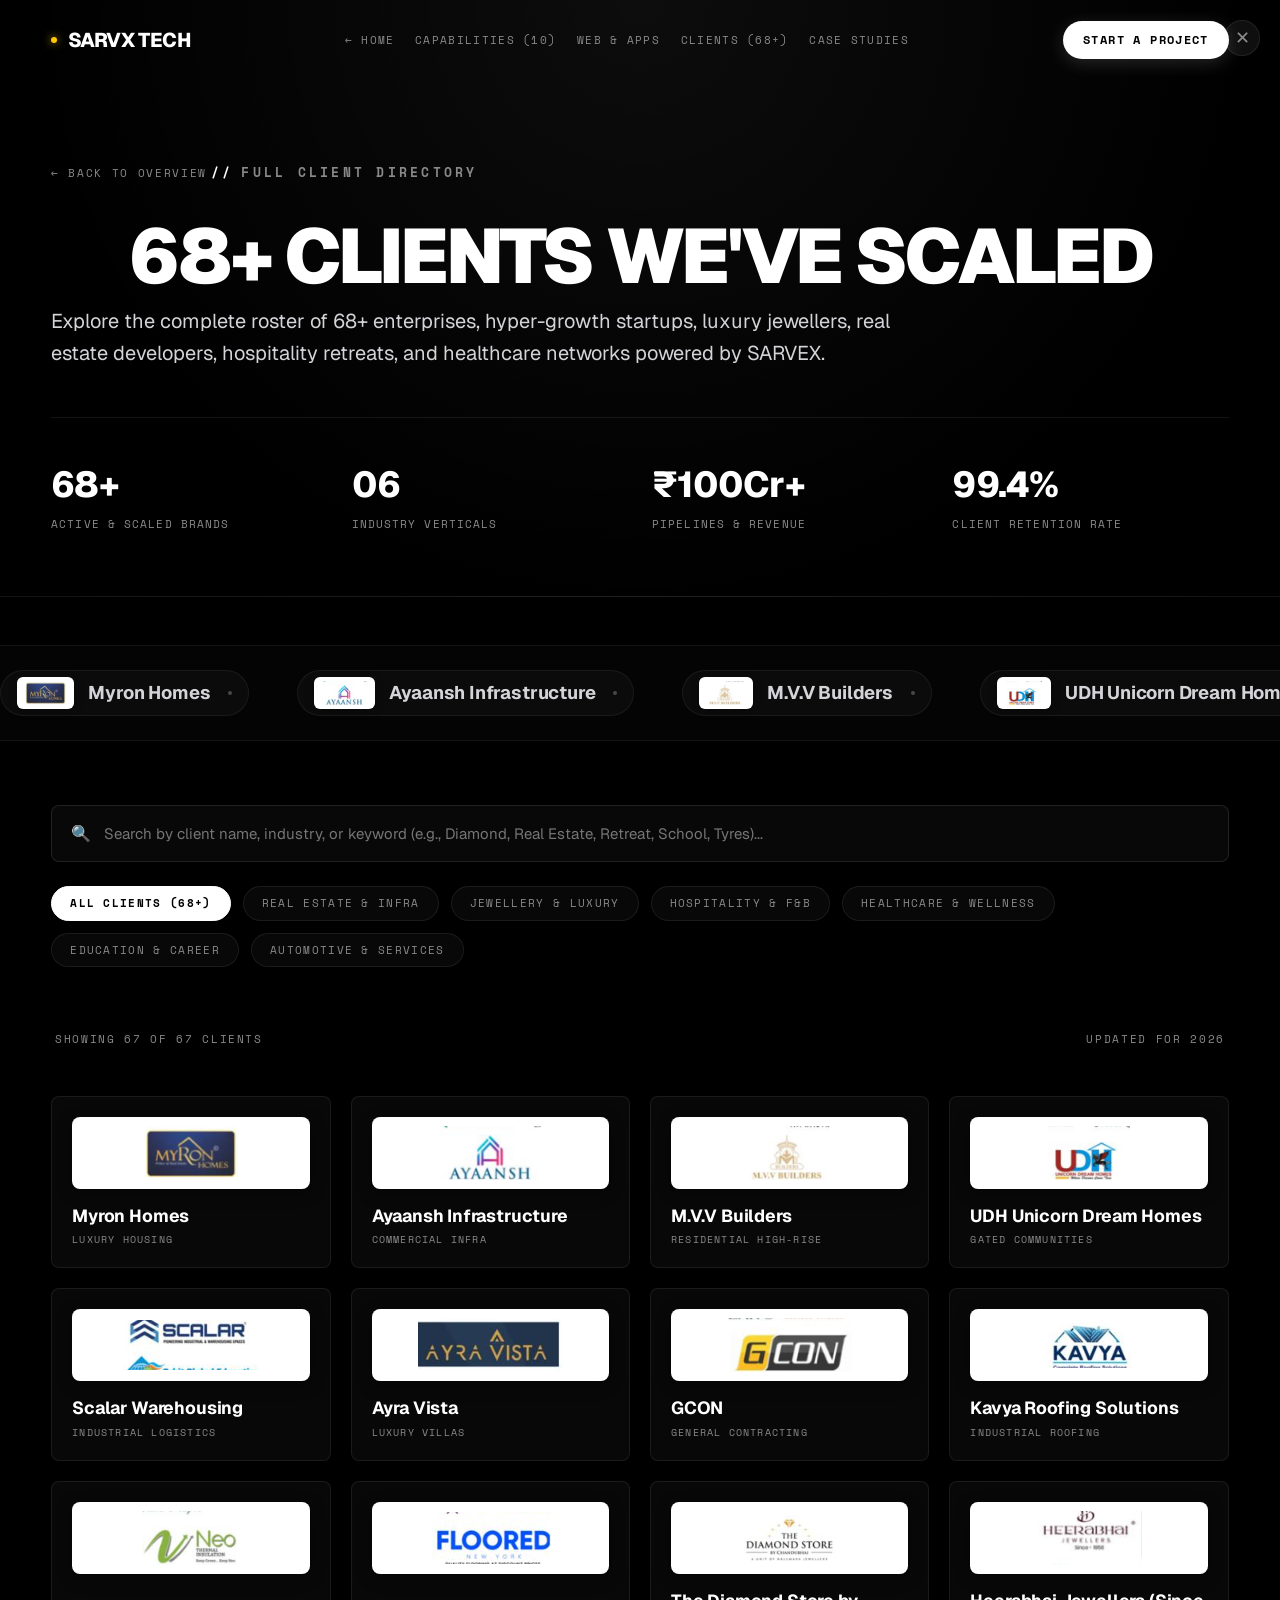
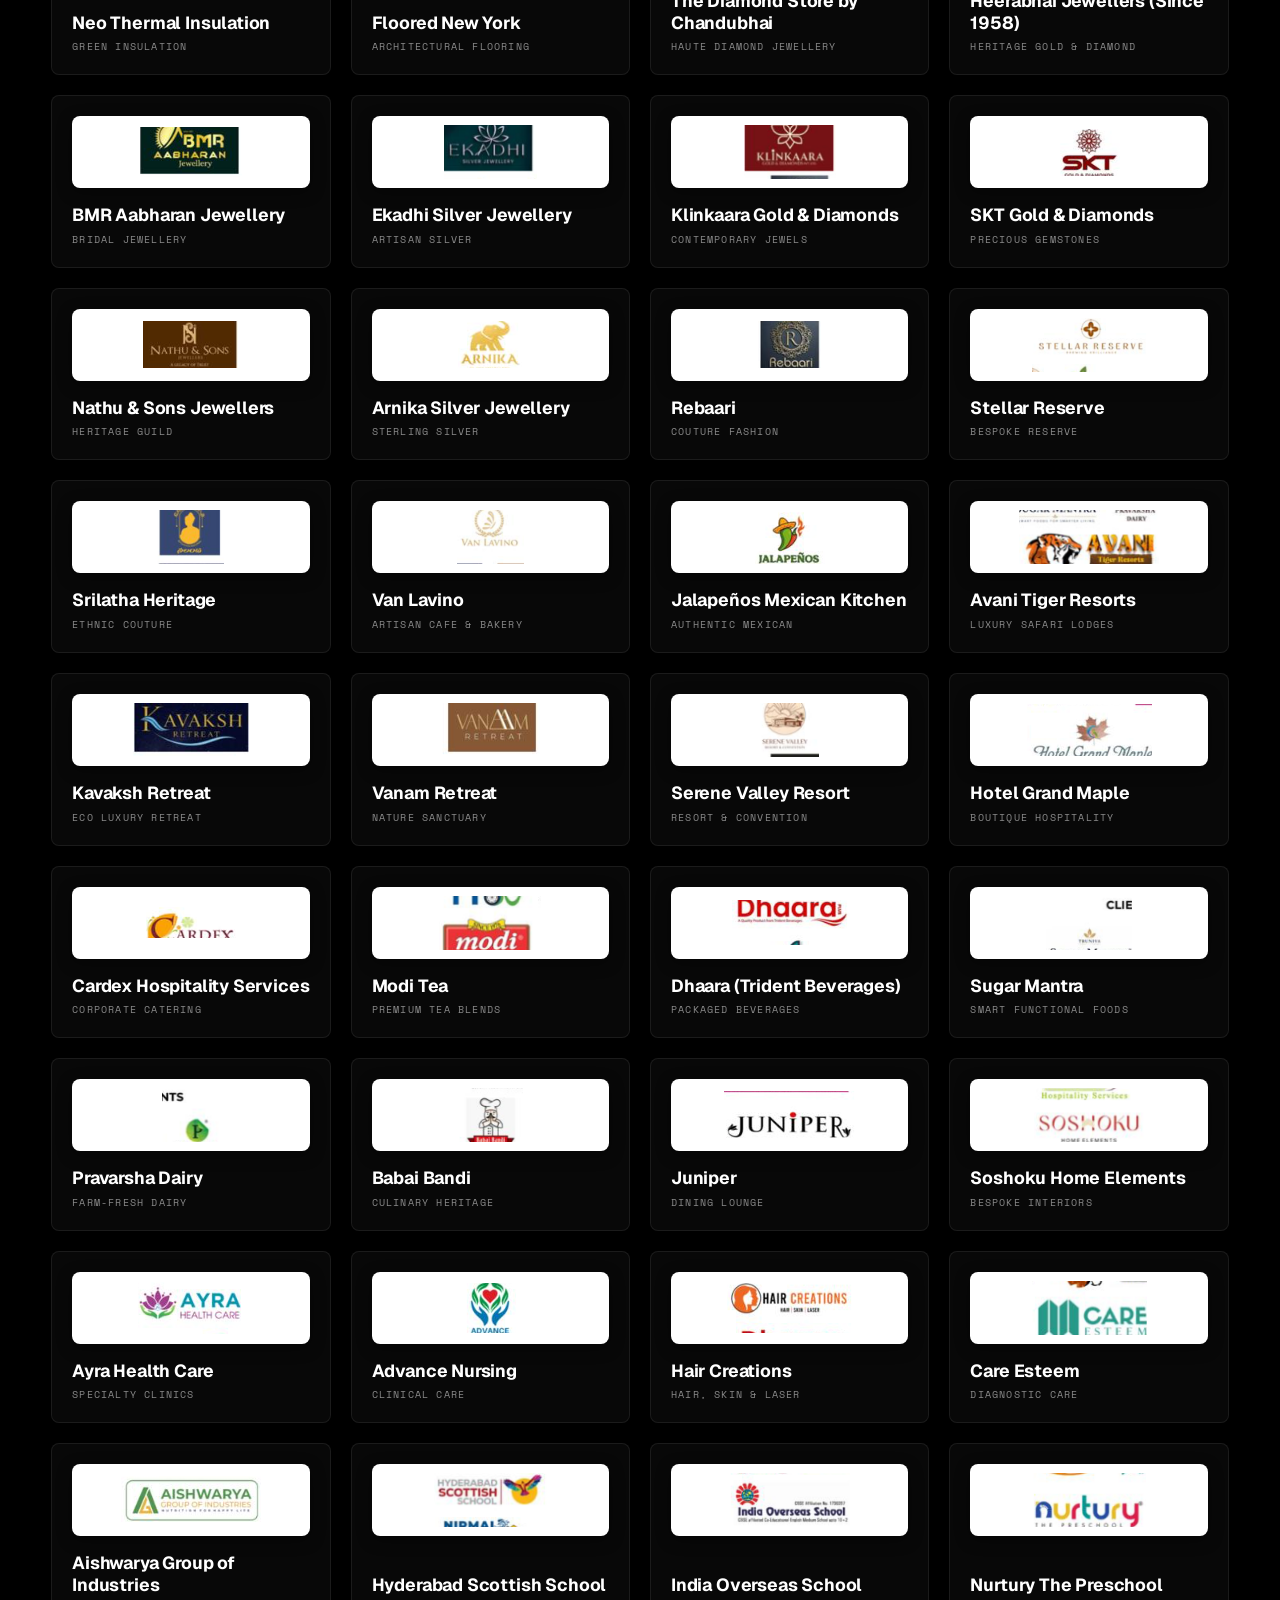
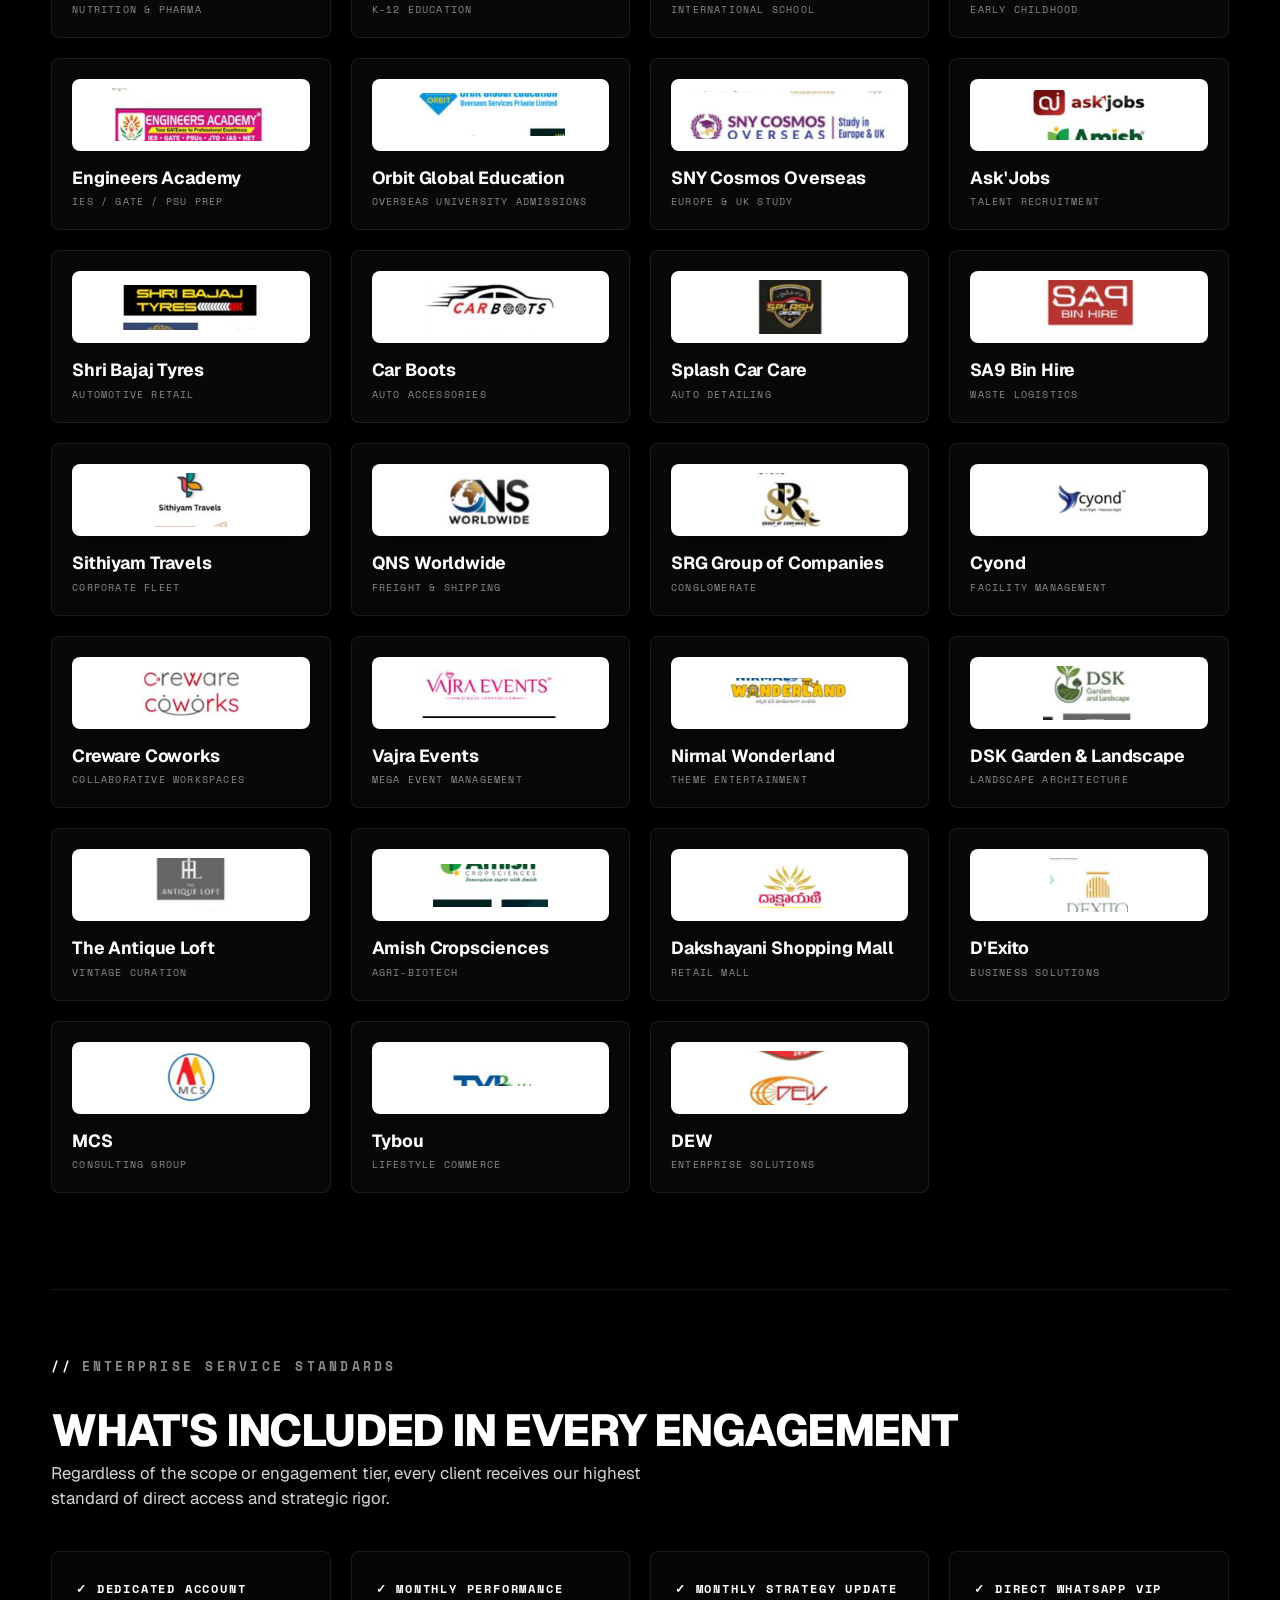
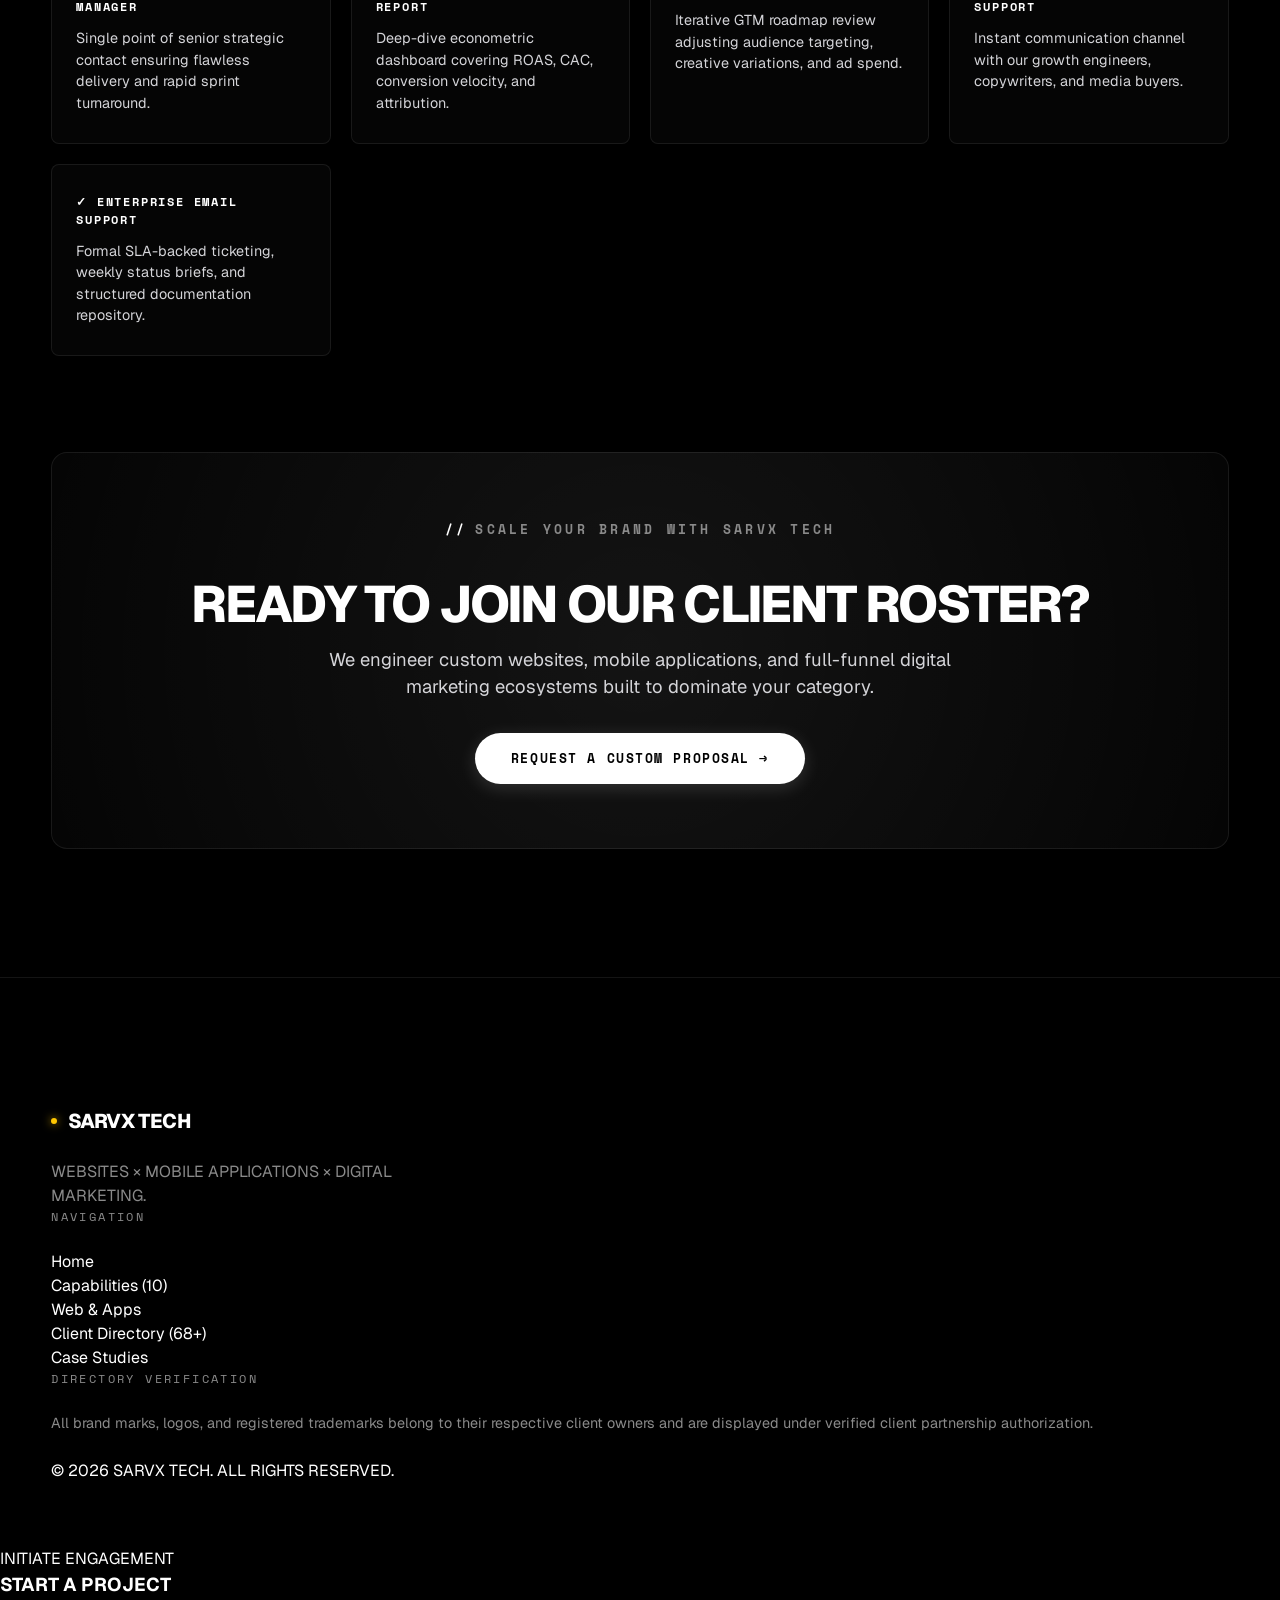
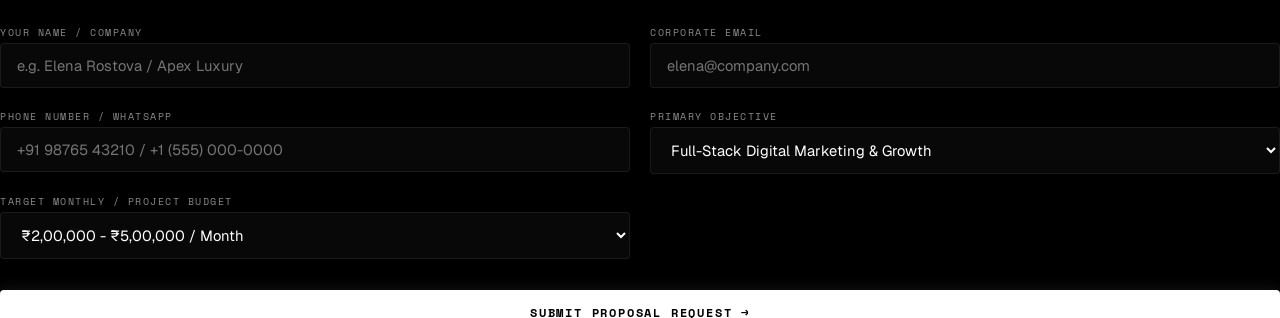
<file: clients.html>
<!DOCTYPE html>
<html lang="en" class="no-js">
<head>
  <meta charset="UTF-8">
  <meta name="viewport" content="width=device-width, initial-scale=1.0">
  <title>Client Directory & Portfolio (68+ Brands) — SARVX TECH</title>
  <meta name="description" content="Explore the complete client roster of 68+ enterprise brands, luxury jewellers, real estate developers, hospitality retreats, and healthcare institutions scaled by SARVX TECH.">

  <!-- Google Fonts Preconnect -->
  <link rel="preconnect" href="https://fonts.googleapis.com">
  <link rel="preconnect" href="https://fonts.gstatic.com" crossorigin>
  <link href="https://fonts.googleapis.com/css2?family=Plus+Jakarta+Sans:wght@300;400;500;600;700;800&family=Syne:wght@500;700;800&family=JetBrains+Mono:wght@400;500;700&display=swap" rel="stylesheet">

  <!-- Core & Component Stylesheets -->
  <link rel="stylesheet" href="css/tokens.css">
  <link rel="stylesheet" href="css/main.css">
  <link rel="stylesheet" href="css/sections.css">
  <link rel="icon" type="image/png" href="assets/sarvx_tech_logo.png">


  <style>
    .clients-page-hero {
      padding: 10rem var(--container-padding) 4rem;
      background: radial-gradient(circle at 50% 0%, rgba(255, 255, 255, 0.05) 0%, transparent 70%);
      border-bottom: 1px solid rgba(255, 255, 255, 0.08);
      position: relative;
    }
    
    .clients-hero-header {
      max-width: var(--container-max);
      margin: 0 auto;
    }

    .back-home-link {
      display: inline-flex;
      align-items: center;
      gap: 8px;
      font-family: var(--font-mono);
      font-size: 11px;
      letter-spacing: 0.15em;
      text-transform: uppercase;
      color: var(--text-muted);
      text-decoration: none;
      transition: color 0.3s ease;
      margin-bottom: 2rem;
    }

    .back-home-link:hover {
      color: #FFFFFF;
    }

    .clients-stats-bar {
      display: grid;
      grid-template-columns: repeat(auto-fit, minmax(180px, 1fr));
      gap: 1.5rem;
      margin-top: 3rem;
      padding-top: 2.5rem;
      border-top: 1px solid rgba(255, 255, 255, 0.08);
    }

    .clients-stat-box {
      display: flex;
      flex-direction: column;
      gap: 0.25rem;
    }

    .clients-stat-val {
      font-family: var(--font-display);
      font-size: 2.25rem;
      font-weight: 800;
      color: #FFFFFF;
      letter-spacing: -0.02em;
    }

    .clients-stat-lbl {
      font-family: var(--font-mono);
      font-size: 11px;
      letter-spacing: 0.1em;
      text-transform: uppercase;
      color: var(--text-muted);
    }

    /* Controls Bar */
    .directory-controls-wrap {
      display: flex;
      flex-direction: column;
      gap: 1.5rem;
      margin-bottom: 3rem;
    }

    .directory-search-box {
      position: relative;
      width: 100%;
    }

    .directory-search-input {
      width: 100%;
      background: rgba(255, 255, 255, 0.03);
      border: 1px solid rgba(255, 255, 255, 0.1);
      border-radius: var(--radius-md);
      padding: 18px 24px 18px 52px;
      color: #FFFFFF;
      font-family: var(--font-body);
      font-size: 15px;
      outline: none;
      transition: all 0.3s ease;
    }

    .directory-search-input:focus {
      background: rgba(255, 255, 255, 0.06);
      border-color: rgba(255, 255, 255, 0.3);
      box-shadow: 0 0 20px rgba(255, 255, 255, 0.05);
    }

    .directory-search-icon {
      position: absolute;
      left: 20px;
      top: 50%;
      transform: translateY(-50%);
      color: var(--text-muted);
      pointer-events: none;
    }

    .client-filter-tabs {
      display: flex;
      align-items: center;
      gap: 0.75rem;
      flex-wrap: wrap;
    }

    .filter-tab-btn {
      background: rgba(255, 255, 255, 0.03);
      border: 1px solid rgba(255, 255, 255, 0.08);
      border-radius: 100px;
      padding: 8px 18px;
      color: var(--text-muted);
      font-family: var(--font-mono);
      font-size: 12px;
      letter-spacing: 0.08em;
      text-transform: uppercase;
      cursor: pointer;
      transition: all 0.3s ease;
    }

    .filter-tab-btn:hover {
      background: rgba(255, 255, 255, 0.08);
      color: #FFFFFF;
    }

    .filter-tab-btn.active {
      background: #FFFFFF;
      color: #000000;
      font-weight: 700;
      border-color: #FFFFFF;
    }

    .directory-count-indicator {
      font-family: var(--font-mono);
      font-size: 11px;
      letter-spacing: 0.15em;
      text-transform: uppercase;
      color: var(--text-muted);
      display: flex;
      justify-content: space-between;
      align-items: center;
      padding: 0 4px;
    }

    @media (max-width: 768px) {
      .clients-page-hero {
        padding: 7rem var(--container-padding) 3rem;
      }
    }
  </style>
</head>
<body class="theme-dark">

  <!-- Ambient Shading Background -->
  <div class="ambient-canvas-wrapper" aria-hidden="true">
    <canvas id="ambientCanvas"></canvas>
  </div>

  <!-- Header Navigation -->
  <header class="site-header" role="banner">
    <a href="index.html" class="brand-logo-link" aria-label="SARVX TECH Homepage">
      <span class="brand-dot"></span>
      <span>SARVX TECH</span>
    </a>

    <nav class="nav-desktop" aria-label="Primary Navigation">
      <a href="index.html" class="nav-link">← HOME</a>
      <a href="service.html" class="nav-link">CAPABILITIES (10)</a>
      <a href="index.html#apps-showcase" class="nav-link">WEB & APPS</a>
      <a href="clients.html" class="nav-link active">CLIENTS (68+)</a>
      <a href="index.html#case-studies" class="nav-link">CASE STUDIES</a>
    </nav>

    <div class="header-actions">
      <button class="nav-cta-btn open-contact-modal" aria-label="Start a project with SARVX TECH">
        <span>START A PROJECT</span>
      </button>
    </div>
  </header>

  <main id="main-content">
    
    <!-- Hero Section -->
    <section class="clients-page-hero">
      <div class="clients-hero-header">
        <a href="index.html#clients" class="back-home-link">← Back to Overview</a>
        
        <div class="section-label">FULL CLIENT DIRECTORY</div>
        <h1 class="display-title-huge" style="font-size: clamp(2.5rem, 6vw, 5.5rem); margin-top: 0.5rem;">
          68+ CLIENTS WE'VE SCALED
        </h1>
        <p style="color: var(--text-silver); font-size: 1.25rem; max-width: 68ch; margin-top: 1rem; line-height: 1.6;">
          Explore the complete roster of 68+ enterprises, hyper-growth startups, luxury jewellers, real estate developers, hospitality retreats, and healthcare networks powered by SARVEX.
        </p>

        <!-- Stats Bar -->
        <div class="clients-stats-bar">
          <div class="clients-stat-box">
            <span class="clients-stat-val">68+</span>
            <span class="clients-stat-lbl">Active & Scaled Brands</span>
          </div>
          <div class="clients-stat-box">
            <span class="clients-stat-val">06</span>
            <span class="clients-stat-lbl">Industry Verticals</span>
          </div>
          <div class="clients-stat-box">
            <span class="clients-stat-val">₹100Cr+</span>
            <span class="clients-stat-lbl">Pipelines & Revenue</span>
          </div>
          <div class="clients-stat-box">
            <span class="clients-stat-val">99.4%</span>
            <span class="clients-stat-lbl">Client Retention Rate</span>
          </div>
        </div>
      </div>
    </section>

    <!-- Infinite Marquee Ticker -->
    <div class="client-marquee-container" style="margin: 3rem 0;">
      <div class="client-marquee-track">
        <!-- Dynamically populated from SARVX_DATA.clients -->
      </div>
    </div>

    <!-- Directory Directory Section -->
    <section class="section" style="padding-top: 1rem;">
      <div style="max-width: var(--container-max); margin: 0 auto; width: 100%;">
        
        <!-- Controls: Search & Category Filter Tabs -->
        <div class="directory-controls-wrap">
          <div class="directory-search-box">
            <span class="directory-search-icon">🔍</span>
            <input 
              type="text" 
              id="clientSearchInput" 
              class="directory-search-input" 
              placeholder="Search by client name, industry, or keyword (e.g., Diamond, Real Estate, Retreat, School, Tyres)..."
              autocomplete="off"
            />
          </div>

          <div class="client-filter-tabs">
            <!-- Dynamically populated -->
          </div>

          <div class="directory-count-indicator">
            <span id="directoryResultsCount">SHOWING ALL 68+ CLIENTS</span>
            <span style="color: var(--text-muted);">UPDATED FOR 2026</span>
          </div>
        </div>

        <!-- Full Directory Matrix Grid -->
        <div class="clients-matrix-grid" id="fullClientsDirectoryGrid">
          <!-- Dynamically populated -->
        </div>

        <!-- What's Included in Every Package -->
        <div class="package-inclusions-wrap" style="margin-top: 6rem;">
          <div class="section-label">ENTERPRISE SERVICE STANDARDS</div>
          <h2 class="display-title-large" style="font-size: clamp(1.8rem, 3.5vw, 2.8rem);">WHAT'S INCLUDED IN EVERY ENGAGEMENT</h2>
          <p style="color: var(--text-silver); font-size: 1.05rem; max-width: 60ch; margin-top: 0.5rem;">
            Regardless of the scope or engagement tier, every client receives our highest standard of direct access and strategic rigor.
          </p>

          <div class="package-inclusions-grid">
            <!-- Dynamically populated from SARVX_DATA.packageStandards -->
          </div>
        </div>

        <!-- Bottom CTA Card -->
        <div style="margin-top: 6rem; background: radial-gradient(circle at 50% 50%, rgba(255,255,255,0.08) 0%, rgba(255,255,255,0.02) 100%); border: 1px solid var(--border-glass); border-radius: var(--radius-lg); padding: 4rem 2.5rem; text-align: center;">
          <div class="section-label" style="justify-content: center;">SCALE YOUR BRAND WITH SARVX TECH</div>
          <h2 class="display-title-large" style="font-size: clamp(2rem, 4vw, 3.2rem); margin-top: 0.5rem;">READY TO JOIN OUR CLIENT ROSTER?</h2>
          <p style="color: var(--text-silver); font-size: 1.15rem; max-width: 55ch; margin: 1rem auto 2rem;">
            We engineer custom websites, mobile applications, and full-funnel digital marketing ecosystems built to dominate your category.
          </p>
          <button class="nav-cta-btn open-contact-modal" style="padding: 16px 36px; font-size: 13px;">
            REQUEST A CUSTOM PROPOSAL →
          </button>
        </div>

      </div>
    </section>

  </main>

  <!-- Footer -->
  <footer class="site-footer">
    <div class="footer-grid">
      <div class="footer-brand-col">
        <a href="index.html" class="brand-logo-link">
          <span class="brand-dot"></span>
          <span>SARVX TECH</span>
        </a>
        <p class="footer-tagline">WEBSITES × MOBILE APPLICATIONS × DIGITAL MARKETING.</p>
      </div>
      <div class="footer-nav-col">
        <div class="footer-col-title">NAVIGATION</div>
        <ul class="footer-links">
          <li><a href="index.html">Home</a></li>
          <li><a href="service.html">Capabilities (10)</a></li>
          <li><a href="index.html#apps-showcase">Web & Apps</a></li>
          <li><a href="clients.html">Client Directory (68+)</a></li>
          <li><a href="index.html#work">Case Studies</a></li>
        </ul>
      </div>
      <div class="footer-legal-col">
        <div class="footer-col-title">DIRECTORY VERIFICATION</div>
        <p style="color: var(--text-muted); font-size: 0.9rem; line-height: 1.6;">
          All brand marks, logos, and registered trademarks belong to their respective client owners and are displayed under verified client partnership authorization.
        </p>
        <div class="footer-copy" style="margin-top: 1.5rem;">
          © 2026 SARVX TECH. ALL RIGHTS RESERVED.
        </div>
      </div>
    </div>
  </footer>

  <!-- Contact Modal -->
  <div id="contactModal" class="contact-modal-backdrop" aria-hidden="true">
    <div class="contact-modal-dialog" role="dialog" aria-labelledby="modalTitle">
      <div class="modal-header">
        <div class="modal-badge">INITIATE ENGAGEMENT</div>
        <h3 id="modalTitle" class="modal-title">START A PROJECT</h3>
        <button class="modal-close-btn" aria-label="Close modal">✕</button>
      </div>
      <form class="contact-form" id="projectForm" action="https://formsubmit.co/javedsayed133@gmail.com" method="POST">
        <!-- FormSubmit Configuration for Direct Email Delivery -->
        <input type="hidden" name="_cc" value="sarvexmarketing@gmail.com">
        <input type="hidden" name="_captcha" value="false">
        <input type="hidden" name="_template" value="table">
        <input type="hidden" name="_subject" value="🚀 New Project Inquiry — SARVX TECH (Client Portal)">

        <div class="form-group">
          <label class="form-label" for="clientName">YOUR NAME / COMPANY</label>
          <input class="form-input" type="text" id="clientName" name="Client Name" required placeholder="e.g. Elena Rostova / Apex Luxury" />
        </div>
        <div class="form-group">
          <label class="form-label" for="clientEmail">CORPORATE EMAIL</label>
          <input class="form-input" type="email" id="clientEmail" name="Work Email" required placeholder="elena@company.com" />
        </div>
        <div class="form-group">
          <label class="form-label" for="clientPhone">PHONE NUMBER / WHATSAPP</label>
          <input class="form-input" type="tel" id="clientPhone" name="Phone Number" required placeholder="+91 98765 43210 / +1 (555) 000-0000" />
        </div>
        <div class="form-group">
          <label class="form-label" for="projectType">PRIMARY OBJECTIVE</label>
          <select class="form-input" id="projectType" name="Primary Objective">
            <option value="Full-Stack Digital Marketing & Growth">Full-Stack Digital Marketing & Growth</option>
            <option value="Custom 3D Website / Web Flagship">Custom 3D Website / Web Flagship</option>
            <option value="Native Mobile App (iOS / Android)">Native Mobile App (iOS / Android)</option>
            <option value="Performance Media Buying & ROAS Scaling">Performance Media Buying & ROAS Scaling</option>
            <option value="Complete Brand Overhaul & GTM">Complete Brand Overhaul & GTM</option>
          </select>
        </div>
        <div class="form-group">
          <label class="form-label" for="projectBudget">TARGET MONTHLY / PROJECT BUDGET</label>
          <select class="form-input" id="projectBudget" name="Estimated Budget">
            <option value="₹2,00,000 - ₹5,00,000 / Month">₹2,00,000 - ₹5,00,000 / Month</option>
            <option value="₹5,00,000 - ₹15,00,000 / Month">₹5,00,000 - ₹15,00,000 / Month</option>
            <option value="₹15,00,000+ / Enterprise Tier">₹15,00,000+ / Enterprise Tier</option>
          </select>
        </div>
        <button type="submit" class="nav-cta-btn form-submit-btn" style="width: 100%; justify-content: center; padding: 14px; margin-top: 1rem;">
          SUBMIT PROPOSAL REQUEST →
        </button>
      </form>
    </div>
  </div>

  <!-- Scripts -->
  <script src="js/data.js"></script>
  <script src="js/app.js"></script>
</body>
</html>
</file>
<file: css/tokens.css>
/* ==========================================================================
   SARVX TECH — DESIGN TOKENS & SYSTEM VARIABLES
   ========================================================================== */

:root {
  /* --- Primary Color Palette --- */
  --bg-primary: #000000;
  --bg-secondary: #080808;
  --bg-card: #101010;
  --bg-elevated: #161616;
  --bg-overlay: rgba(0, 0, 0, 0.85);
  --bg-glass: rgba(18, 18, 18, 0.65);
  --border-glass: rgba(255, 255, 255, 0.08);
  --border-glass-hover: rgba(255, 255, 255, 0.22);
  --border-subtle: rgba(255, 255, 255, 0.05);

  /* --- Text & Typography --- */
  --text-primary: #FFFFFF;
  --text-secondary: #F5F5F5;
  --text-muted: #8A8A8A;
  --text-dim: #4E4E4E;
  --text-dark: #0A0A0A;
  --text-silver: #D4D4D8;

  /* --- Accent Shimmer --- */
  --accent-silver: #E4E4E7;
  --accent-glow: rgba(255, 255, 255, 0.12);
  --accent-glow-intense: rgba(255, 255, 255, 0.35);

  /* --- Typography Families --- */
  --font-display: 'Geist', 'Space Grotesk', -apple-system, BlinkMacSystemFont, 'Segoe UI', Roboto, sans-serif;
  --font-body: 'Geist', 'Inter', -apple-system, BlinkMacSystemFont, 'Segoe UI', Roboto, sans-serif;
  --font-mono: 'Space Mono', 'JetBrains Mono', monospace;

  /* --- Motion Timing & Transitions --- */
  --ease-cinematic: cubic-bezier(0.16, 1, 0.3, 1);
  --ease-expo: cubic-bezier(0.19, 1, 0.22, 1);
  --ease-power4: cubic-bezier(0.25, 1, 0.5, 1);
  --transition-fast: 0.2s var(--ease-cinematic);
  --transition-normal: 0.4s var(--ease-cinematic);
  --transition-slow: 0.8s var(--ease-cinematic);

  /* --- Layout & Spacing --- */
  --header-height: 80px;
  --container-max: 1680px;
  --container-padding: clamp(1.25rem, 4vw, 4rem);
  --radius-sm: 4px;
  --radius-md: 8px;
  --radius-lg: 16px;
  --radius-full: 9999px;

  /* --- Cursor Dimensions --- */
  --cursor-size: 10px;
  --cursor-size-hover: 64px;

  /* --- Elva Labs Kinetic & Shimmer Tokens --- */
  --elva-blur-initial: 14px;
  --elva-blur-clear: 0px;
  --elva-glow-neon: linear-gradient(135deg, #0989d8 0%, #850dee 100%);
  --elva-glow-cyan: rgba(9, 137, 216, 0.45);
  --elva-glow-purple: rgba(133, 13, 238, 0.45);
  --elva-glass-bg: rgba(35, 35, 35, 0.4);
  --elva-glass-blur: blur(20px) saturate(180%);
}

/* Reduced Motion Override */
@media (prefers-reduced-motion: reduce) {
  *, *::before, *::after {
    animation-duration: 0.01ms !important;
    animation-iteration-count: 1 !important;
    transition-duration: 0.01ms !important;
    scroll-behavior: auto !important;
  }
}
</file>
<file: css/main.css>
/* ==========================================================================
   SARVX TECH — GLOBAL STYLES, CURSOR, LOADER & OVERLAYS
   ========================================================================== */

@import url('https://fonts.googleapis.com/css2?family=Geist:wght@200;300;400;500;600;700;800;900&family=Space+Grotesk:wght@300;400;500;600;700&family=Space+Mono:ital,wght@0,400;0,700;1,400&display=swap');

*, *::before, *::after {
  box-sizing: border-box;
  margin: 0;
  padding: 0;
  -webkit-font-smoothing: antialiased;
  -moz-osx-font-smoothing: grayscale;
}

html {
  background-color: var(--bg-primary);
  color: var(--text-primary);
  font-family: var(--font-body);
  font-size: 16px;
  line-height: 1.5;
  overflow-x: hidden;
  text-rendering: optimizeLegibility;
}

html.lenis, html.lenis body {
  height: auto;
}

.lenis.lenis-smooth {
  scroll-behavior: auto !important;
}

.lenis.lenis-smooth [data-lenis-prevent] {
  overscroll-behavior: contain;
}

.lenis.lenis-stopped {
  overflow: hidden;
}

.lenis.lenis-scrolling iframe {
  pointer-events: none;
}

body {
  background-color: var(--bg-primary);
  color: var(--text-primary);
  min-height: 100vh;
  position: relative;
  overflow-x: hidden;
  selection-background-color: #FFFFFF;
  selection-color: #000000;
}

::selection {
  background: #FFFFFF;
  color: #000000;
}

a {
  color: inherit;
  text-decoration: none;
  cursor: pointer;
}

button {
  background: none;
  border: none;
  font: inherit;
  color: inherit;
  cursor: pointer;
  outline: none;
}

ul, ol {
  list-style: none;
}

img, video, canvas {
  max-width: 100%;
  height: auto;
  display: block;
}

/* --- Film Grain & Background Ambient Canvas --- */
#ambientCanvas {
  position: fixed;
  top: 0;
  left: 0;
  width: 100vw;
  height: 100vh;
  pointer-events: none;
  z-index: 1;
  opacity: 0.6;
}

.film-grain {
  position: fixed;
  top: 0;
  left: 0;
  width: 100vw;
  height: 100vh;
  pointer-events: none;
  z-index: 998;
  opacity: 0.04;
  background-image: url("data:image/svg+xml,%3Csvg viewBox='0 0 200 200' xmlns='http://www.w3.org/2000/svg'%3E%3Cfilter id='noiseFilter'%3E%3CfeTurbulence type='fractalNoise' baseFrequency='0.85' numOctaves='3' stitchTiles='stitch'/%3E%3C/filter%3E%3Crect width='100%25' height='100%25' filter='url(%23noiseFilter)'/%3E%3C/svg%3E");
}

/* --- Custom Magnetic Cursor --- */
.custom-cursor {
  position: fixed;
  top: 0;
  left: 0;
  width: var(--cursor-size);
  height: var(--cursor-size);
  background-color: #FFFFFF;
  border-radius: 50%;
  pointer-events: none;
  z-index: 9999;
  transform: translate(-50%, -50%);
  transition: width 0.3s var(--ease-cinematic), height 0.3s var(--ease-cinematic), background-color 0.3s ease, transform 0.1s ease-out;
  mix-blend-mode: difference;
  display: flex;
  align-items: center;
  justify-content: center;
}

.custom-cursor-follower {
  position: fixed;
  top: 0;
  left: 0;
  width: 44px;
  height: 44px;
  border: 1px solid rgba(255, 255, 255, 0.25);
  border-radius: 50%;
  pointer-events: none;
  z-index: 9998;
  transform: translate(-50%, -50%);
  transition: width 0.4s var(--ease-cinematic), height 0.4s var(--ease-cinematic), border-color 0.3s ease, opacity 0.3s ease;
}

.custom-cursor .cursor-text {
  font-family: var(--font-mono);
  font-size: 10px;
  font-weight: 700;
  letter-spacing: 0.12em;
  text-transform: uppercase;
  color: #000000;
  opacity: 0;
  transition: opacity 0.2s ease;
  pointer-events: none;
}

.custom-cursor.hovering {
  width: 60px;
  height: 60px;
  background-color: rgba(255, 255, 255, 1);
  mix-blend-mode: difference;
}

.custom-cursor.hovering-project {
  width: 84px;
  height: 84px;
  background-color: #FFFFFF;
  mix-blend-mode: normal;
}

.custom-cursor.hovering-project .cursor-text {
  opacity: 1;
}

@media (max-width: 1024px), (pointer: coarse) {
  .custom-cursor, .custom-cursor-follower {
    display: none !important;
  }
}



/* --- Elva Labs Kinetic Liquid Text Blur Tokens --- */
.elva-token {
  display: inline-block;
  white-space: pre-wrap;
  filter: blur(var(--elva-blur-initial));
  opacity: 0;
  transform: translateY(16px);
  will-change: transform, filter, opacity;
  transition: filter 0.75s var(--ease-cinematic), opacity 0.75s ease, transform 0.75s var(--ease-cinematic);
}

.elva-token.revealed {
  filter: blur(var(--elva-blur-clear));
  opacity: 1;
  transform: translateY(0);
}

/* --- Elva Labs 8-Dot Morphing Geometric Constellation --- */
.dots {
  position: relative;
  width: 20px;
  height: 20px;
  display: inline-block;
  flex-shrink: 0;
  transform: rotate(0deg);
}

.dots div {
  position: absolute;
  width: 3.5px;
  height: 3.5px;
  background: #FFFFFF;
  border-radius: 50%;
  transition: all 0.35s cubic-bezier(0.16, 1, 0.3, 1);
  pointer-events: none;
}

.dots div:nth-child(1) { top: 2px; left: 8px; }
.dots div:nth-child(2) { top: 4px; left: 13px; }
.dots div:nth-child(3) { top: 8px; left: 16px; }
.dots div:nth-child(4) { top: 8px; left: 8px; }
.dots div:nth-child(5) { top: 8px; left: 0px; }
.dots div:nth-child(6) { top: 12px; left: 3px; }
.dots div:nth-child(7) { top: 12px; left: 13px; }
.dots div:nth-child(8) { top: 15px; left: 8px; }

/* Constellation Morph Physics on Hover */
:hover > .dots div:nth-child(1), .btn-elva:hover .dots div:nth-child(1), .card-hover-trigger:hover .dots div:nth-child(1) { transform: translateY(-5px); background: #0989d8; }
:hover > .dots div:nth-child(2), .btn-elva:hover .dots div:nth-child(2), .card-hover-trigger:hover .dots div:nth-child(2) { transform: translate(4px, -4px); background: #3fa1e6; }
:hover > .dots div:nth-child(3), .btn-elva:hover .dots div:nth-child(3), .card-hover-trigger:hover .dots div:nth-child(3) { transform: translate(5px, 0); background: #850dee; }
:hover > .dots div:nth-child(4), .btn-elva:hover .dots div:nth-child(4), .card-hover-trigger:hover .dots div:nth-child(4) { transform: scale(1.4); }
:hover > .dots div:nth-child(5), .btn-elva:hover .dots div:nth-child(5), .card-hover-trigger:hover .dots div:nth-child(5) { transform: translate(-5px, 0); background: #0989d8; }
:hover > .dots div:nth-child(6), .btn-elva:hover .dots div:nth-child(6), .card-hover-trigger:hover .dots div:nth-child(6) { transform: translate(-4px, 4px); background: #850dee; }
:hover > .dots div:nth-child(7), .btn-elva:hover .dots div:nth-child(7), .card-hover-trigger:hover .dots div:nth-child(7) { transform: translate(4px, 4px); background: #3fa1e6; }
:hover > .dots div:nth-child(8), .btn-elva:hover .dots div:nth-child(8), .card-hover-trigger:hover .dots div:nth-child(8) { transform: translateY(5px); background: #850dee; }

/* --- Elva Labs Neon SVG Animated Border Draw Button --- */
.btn-elva {
  position: relative;
  display: inline-flex;
  align-items: center;
  justify-content: center;
  gap: 12px;
  padding: 10px 22px;
  background: var(--elva-glass-bg);
  backdrop-filter: var(--elva-glass-blur);
  -webkit-backdrop-filter: var(--elva-glass-blur);
  border-radius: 16px;
  border: 1px solid rgba(255, 255, 255, 0.12);
  color: #FFFFFF;
  font-family: var(--font-mono);
  font-size: 11.5px;
  font-weight: 600;
  letter-spacing: 0.12em;
  text-transform: uppercase;
  cursor: pointer;
  overflow: hidden;
  transition: transform 0.35s var(--ease-cinematic), border-color 0.3s ease, box-shadow 0.35s ease;
  white-space: nowrap;
}

.btn-elva svg.btn-elva-border {
  position: absolute;
  top: 0;
  left: 0;
  width: 100%;
  height: 100%;
  pointer-events: none;
  filter: blur(1.5px);
}

.btn-elva svg.btn-elva-border rect {
  stroke-width: 3.5;
  stroke-dasharray: 0, 600;
  stroke-dashoffset: -300;
  opacity: 0;
  transition: opacity 0.4s ease;
}

@keyframes elvaBtnDraw {
  0% { stroke-dasharray: 0, 600; opacity: 1; }
  60% { stroke-dasharray: 600, 0; opacity: 1; }
  100% { stroke-dasharray: 600, 0; opacity: 0; }
}

.btn-elva:hover svg.btn-elva-border rect {
  animation: elvaBtnDraw 1.1s cubic-bezier(0.16, 1, 0.3, 1) forwards;
}

.btn-elva:hover {
  border-color: rgba(255, 255, 255, 0.35);
  transform: translateY(-2px);
  box-shadow: 0 8px 24px rgba(9, 137, 216, 0.2), 0 0 16px rgba(133, 13, 238, 0.2);
}

/* Three.js Background WebGL Container */
#threeWebglContainer {
  position: fixed;
  inset: 0;
  width: 100vw;
  height: 100vh;
  z-index: 1;
  pointer-events: none;
  opacity: 0.85;
}


/* --- Global Header & Navigation --- */
.site-header {
  position: fixed;
  top: 0;
  left: 0;
  width: 100%;
  height: var(--header-height);
  display: flex;
  align-items: center;
  justify-content: space-between;
  padding: 0 var(--container-padding);
  z-index: 990;
  transition: background-color 0.4s ease, backdrop-filter 0.4s ease, border-bottom 0.4s ease, transform 0.4s ease;
  background-color: transparent;
}

.site-header.scrolled {
  background-color: rgba(0, 0, 0, 0.75);
  backdrop-filter: blur(20px);
  -webkit-backdrop-filter: blur(20px);
  border-bottom: 1px solid rgba(255, 255, 255, 0.06);
}

.brand-logo-link,
.brand-logo {
  display: inline-flex;
  align-items: center;
  gap: 0.65rem;
  font-family: var(--font-display);
  font-size: 1.25rem;
  font-weight: 800;
  letter-spacing: -0.02em;
  color: var(--text-primary);
  text-transform: uppercase;
  z-index: 2;
  text-decoration: none;
  white-space: nowrap;
}

.brand-dot {
  width: 6px;
  height: 6px;
  border-radius: 50%;
  background-color: #FFC700;
  box-shadow: 0 0 8px rgba(255, 199, 0, 0.8);
  animation: pulseDot 2.4s infinite ease-in-out;
}

@keyframes pulseDot {
  0%, 100% { opacity: 1; transform: scale(1); }
  50% { opacity: 0.4; transform: scale(0.75); }
}

.nav-desktop {
  display: flex;
  align-items: center;
  gap: clamp(0.85rem, 1.6vw, 2rem);
}

.nav-link {
  font-family: var(--font-mono);
  font-size: clamp(11px, 0.85vw, 12.5px);
  font-weight: 500;
  letter-spacing: 0.12em;
  text-transform: uppercase;
  color: var(--text-muted);
  position: relative;
  padding: 6px 0;
  white-space: nowrap;
  transition: color 0.3s ease;
}

.nav-link::after {
  content: '';
  position: absolute;
  bottom: 0;
  left: 0;
  width: 0%;
  height: 1px;
  background-color: #FFFFFF;
  transition: width 0.3s var(--ease-cinematic);
}

.nav-link:hover {
  color: #FFFFFF;
}

.nav-link:hover::after {
  width: 100%;
}

.header-actions {
  display: flex;
  align-items: center;
  gap: 0.75rem;
  flex-shrink: 0;
}

.sound-toggle-btn {
  display: flex;
  align-items: center;
  gap: 6px;
  padding: 8px 14px;
  background: rgba(255, 255, 255, 0.04);
  border: 1px solid var(--border-glass);
  border-radius: var(--radius-full);
  font-family: var(--font-mono);
  font-size: 11px;
  letter-spacing: 0.12em;
  color: var(--text-muted);
  transition: all 0.3s ease;
  white-space: nowrap;
}

.sound-toggle-btn:hover {
  background: rgba(255, 255, 255, 0.1);
  color: #FFFFFF;
  border-color: var(--border-glass-hover);
}

.sound-bars {
  display: flex;
  align-items: flex-end;
  gap: 2px;
  height: 12px;
}

.sound-bar {
  width: 2px;
  background-color: currentColor;
  border-radius: 1px;
  height: 4px;
  transition: height 0.2s ease;
}

.sound-toggle-btn.playing .sound-bar:nth-child(1) { animation: soundBar1 0.8s infinite alternate ease-in-out; }
.sound-toggle-btn.playing .sound-bar:nth-child(2) { animation: soundBar2 0.6s infinite alternate ease-in-out 0.1s; }
.sound-toggle-btn.playing .sound-bar:nth-child(3) { animation: soundBar3 0.7s infinite alternate ease-in-out 0.2s; }
.sound-toggle-btn.playing .sound-bar:nth-child(4) { animation: soundBar4 0.9s infinite alternate ease-in-out 0.3s; }

@keyframes soundBar1 { from { height: 3px; } to { height: 12px; } }
@keyframes soundBar2 { from { height: 6px; } to { height: 11px; } }
@keyframes soundBar3 { from { height: 2px; } to { height: 10px; } }
@keyframes soundBar4 { from { height: 5px; } to { height: 12px; } }

.nav-cta-btn {
  padding: 10px 20px;
  background: #FFFFFF;
  color: #000000;
  border-radius: var(--radius-full);
  font-family: var(--font-mono);
  font-size: 11.5px;
  font-weight: 700;
  letter-spacing: 0.12em;
  text-transform: uppercase;
  white-space: nowrap;
  transition: transform 0.3s var(--ease-cinematic), background-color 0.3s ease, box-shadow 0.3s ease;
  box-shadow: 0 4px 18px rgba(255, 255, 255, 0.15);
}

.nav-cta-btn:hover {
  transform: scale(1.05);
  background: #F0F0F0;
  box-shadow: 0 6px 24px rgba(255, 255, 255, 0.3);
}

/* Mobile Menu Toggle */
.mobile-menu-btn {
  display: none;
  flex-direction: column;
  justify-content: center;
  align-items: center;
  gap: 6px;
  width: 40px;
  height: 40px;
  background: rgba(255, 255, 255, 0.06);
  border: 1px solid var(--border-glass);
  border-radius: 50%;
  cursor: pointer;
  z-index: 1002;
  transition: all 0.25s ease;
}

.mobile-menu-btn:hover {
  background: rgba(255, 255, 255, 0.12);
  border-color: var(--border-glass-hover);
}

.mobile-menu-line {
  width: 18px;
  height: 1.5px;
  background-color: #FFFFFF;
  transition: transform 0.3s ease, opacity 0.3s ease;
}

.mobile-menu-btn.active .mobile-menu-line:nth-child(1) {
  transform: translateY(3.75px) rotate(45deg);
}

.mobile-menu-btn.active .mobile-menu-line:nth-child(2) {
  transform: translateY(-3.75px) rotate(-45deg);
}

@media (max-width: 1080px) {
  .nav-desktop {
    display: none;
  }
  .mobile-menu-btn {
    display: flex;
  }
}

@media (max-width: 768px) {
  .site-header {
    height: 64px;
    padding: 0 clamp(0.75rem, 3vw, 1.25rem);
  }
  .brand-logo-link {
    font-size: 1.05rem;
    gap: 0.45rem;
  }
  .header-actions .nav-cta-btn {
    display: none;
  }
}

@media (max-width: 480px) {
  .sound-toggle-btn {
    padding: 8px 10px;
  }
  .sound-toggle-btn .sound-label {
    display: none;
  }
}

/* Mobile Navigation Overlay */
.mobile-nav-overlay {
  position: fixed;
  inset: 0;
  background-color: #000000;
  z-index: 1001;
  display: flex;
  flex-direction: column;
  justify-content: space-between;
  padding: 5.5rem clamp(1.25rem, 4vw, 2.5rem) 2.5rem;
  clip-path: inset(0 0 100% 0);
  transition: clip-path 0.6s cubic-bezier(0.85, 0, 0.15, 1);
  overflow-y: auto;
}

.mobile-nav-overlay.active {
  clip-path: inset(0 0 0 0);
}

.mobile-nav-links {
  display: flex;
  flex-direction: column;
  gap: 1.25rem;
}

.mobile-nav-link {
  font-family: var(--font-display);
  font-size: clamp(1.6rem, 6.5vw, 3rem);
  font-weight: 800;
  color: var(--text-primary);
  text-transform: uppercase;
  letter-spacing: -0.03em;
  transition: color 0.3s ease, transform 0.3s ease;
}

.mobile-nav-link:hover {
  color: var(--text-muted);
  transform: translateX(6px);
}
</file>
<file: css/sections.css>
/* ==========================================================================
   SARVX TECH — CINEMATIC SECTIONS ARCHITECTURE
   ========================================================================== */

/* --- Common Section & Typography Utilities --- */
.section {
  position: relative;
  width: 100%;
  min-height: 100vh;
  padding: 8rem var(--container-padding);
  background-color: var(--bg-primary);
  display: flex;
  flex-direction: column;
  justify-content: center;
  z-index: 10;
  overflow: hidden;
}

.section.pinned-section {
  height: 100vh;
  min-height: 100vh;
  padding: 0 var(--container-padding);
  overflow: hidden;
}

.section-label {
  display: inline-flex;
  align-items: center;
  gap: 8px;
  font-family: var(--font-mono);
  font-size: clamp(11px, 1.2vw, 13px);
  font-weight: 600;
  letter-spacing: 0.25em;
  text-transform: uppercase;
  color: var(--text-muted);
  margin-bottom: 2rem;
}

.section-label::before {
  content: '//';
  color: #FFFFFF;
}

.display-title-huge {
  font-family: var(--font-display);
  font-size: clamp(3.2rem, 11.5vw, 13.5rem);
  font-weight: 900;
  line-height: 0.86;
  letter-spacing: -0.04em;
  text-transform: uppercase;
  color: var(--text-primary);
  text-align: center;
  word-break: break-word;
  overflow-wrap: break-word;
}

.display-title-large {
  font-family: var(--font-display);
  font-size: clamp(1.8rem, 6vw, 7.5rem);
  font-weight: 800;
  line-height: 0.98;
  letter-spacing: -0.035em;
  text-transform: uppercase;
  color: var(--text-primary);
  word-break: break-word;
  overflow-wrap: break-word;
}

.body-editorial {
  font-family: var(--font-body);
  font-size: clamp(1rem, 1.6vw, 1.5rem);
  font-weight: 300;
  line-height: 1.6;
  color: var(--text-silver);
  max-width: 48ch;
}

/* --- 1. HERO SECTION (PINNED PINNACLE) --- */
.hero-section {
  position: relative;
  width: 100%;
  height: 100vh;
  overflow: hidden;
  background-color: #000000;
  display: flex;
  align-items: center;
  justify-content: center;
}

.hero-backdrop-container {
  position: absolute;
  inset: 0;
  z-index: 1;
  overflow: hidden;
  pointer-events: none;
}

.hero-visual-layer {
  position: absolute;
  inset: 0;
  width: 100%;
  height: 100%;
  object-fit: cover;
  transform: scale(1);
  filter: brightness(0.45) contrast(1.15);
  transition: transform 0.1s linear;
}

.hero-backdrop-overlay {
  position: absolute;
  inset: 0;
  background: radial-gradient(circle at 50% 50%, rgba(0,0,0,0.2) 0%, rgba(0,0,0,0.85) 85%),
              linear-gradient(to bottom, rgba(0,0,0,0.7) 0%, transparent 30%, transparent 70%, rgba(0,0,0,0.95) 100%);
  z-index: 2;
}

.hero-content-wrapper {
  position: relative;
  z-index: 5;
  width: 100%;
  max-width: var(--container-max);
  padding: 0 var(--container-padding);
  display: flex;
  flex-direction: column;
  align-items: center;
  text-align: center;
}

.hero-badge {
  font-family: var(--font-mono);
  font-size: clamp(11px, 1.1vw, 13px);
  letter-spacing: 0.3em;
  text-transform: uppercase;
  color: var(--text-muted);
  margin-bottom: 1.5rem;
  padding: 6px 18px;
  background: rgba(255, 255, 255, 0.05);
  border: 1px solid var(--border-glass);
  border-radius: var(--radius-full);
}

.hero-phrase-container {
  position: relative;
  width: 100%;
  min-height: 54vh;
  display: flex;
  align-items: center;
  justify-content: center;
}

.hero-phrase {
  position: absolute;
  width: 100%;
  opacity: 0;
  transform: translateY(40px) scale(0.95);
  pointer-events: none;
}

.hero-phrase.active {
  opacity: 1;
  transform: translateY(0) scale(1);
  pointer-events: auto;
}

.hero-scroll-indicator {
  position: absolute;
  bottom: 2.5rem;
  left: 50%;
  transform: translateX(-50%);
  z-index: 6;
  display: flex;
  flex-direction: column;
  align-items: center;
  gap: 10px;
  font-family: var(--font-mono);
  font-size: 11px;
  letter-spacing: 0.2em;
  text-transform: uppercase;
  color: var(--text-muted);
}

.scroll-line-track {
  width: 1px;
  height: 48px;
  background: rgba(255, 255, 255, 0.15);
  position: relative;
  overflow: hidden;
}

.scroll-line-pill {
  position: absolute;
  top: 0;
  left: 0;
  width: 100%;
  height: 50%;
  background: #FFFFFF;
  animation: scrollDown 2s infinite ease-in-out;
}

@keyframes scrollDown {
  0% { transform: translateY(-100%); }
  100% { transform: translateY(200%); }
}

/* --- 2. INTRO SECTION (PINNED NARRATIVE SEQUENCE — §20) --- */
.pinned-intro-section {
  position: relative;
  width: 100%;
  height: 100vh;
  min-height: 100vh;
  overflow: hidden;
  background-color: #000000;
  display: flex;
  align-items: center;
  justify-content: center;
  padding: 0 var(--container-padding);
}

.intro-backdrop-layer {
  position: absolute;
  inset: 0;
  pointer-events: none;
  display: flex;
  align-items: center;
  justify-content: center;
  z-index: 1;
}

.intro-glow-circle {
  width: min(70vw, 700px);
  height: min(70vw, 700px);
  border-radius: 50%;
  background: radial-gradient(circle, rgba(255, 255, 255, 0.04) 0%, rgba(0, 0, 0, 0) 70%);
  filter: blur(60px);
}

.intro-content-wrapper {
  position: relative;
  z-index: 5;
  width: 100%;
  max-width: var(--container-max);
  display: flex;
  flex-direction: column;
  align-items: center;
  text-align: center;
}

.intro-sequence-container {
  position: relative;
  width: 100%;
  min-height: 52vh;
  display: flex;
  align-items: center;
  justify-content: center;
}

.intro-statement {
  position: absolute;
  width: 100%;
  opacity: 0;
  transform: translateY(50px) scale(0.92);
  filter: blur(10px);
  pointer-events: none;
  will-change: transform, opacity, filter;
}

.intro-statement.active {
  opacity: 1;
  transform: translateY(0) scale(1);
  filter: blur(0px);
  pointer-events: auto;
}

/* --- 3. EDITORIAL ABOUT SECTION (MULTI-SPEED PARALLAX) --- */
.about-section {
  min-height: 100vh;
  display: flex;
  align-items: center;
  padding: 10rem var(--container-padding);
}

.about-grid {
  display: grid;
  grid-template-columns: 0.8fr 1.2fr;
  gap: 4rem;
  width: 100%;
  max-width: var(--container-max);
  margin: 0 auto;
}

.about-parallax-words {
  display: flex;
  flex-direction: column;
  gap: 0.5rem;
}

.parallax-token {
  font-family: var(--font-display);
  font-size: clamp(3.5rem, 9vw, 9.5rem);
  font-weight: 900;
  line-height: 0.88;
  letter-spacing: -0.04em;
  text-transform: uppercase;
  color: #FFFFFF;
  will-change: transform;
}

.about-text-content {
  display: flex;
  flex-direction: column;
  justify-content: center;
  gap: 2.5rem;
}

.about-lead {
  font-family: var(--font-display);
  font-size: clamp(1.8rem, 3.2vw, 3.4rem);
  font-weight: 600;
  line-height: 1.2;
  letter-spacing: -0.02em;
  color: #FFFFFF;
}

.about-subtext {
  font-family: var(--font-body);
  font-size: clamp(1rem, 1.4vw, 1.25rem);
  line-height: 1.7;
  color: var(--text-muted);
}

@media (max-width: 900px) {
  .about-grid {
    grid-template-columns: 1fr;
    gap: 3rem;
  }
}

/* --- 4. THE PROBLEM SECTION (OVERLAPPING ATTENTION NOISE) --- */
.problem-section {
  position: relative;
  min-height: 120vh;
  display: flex;
  flex-direction: column;
  align-items: center;
  justify-content: center;
  background-color: #000000;
  overflow: hidden;
  text-align: center;
}

.problem-noise-container {
  position: relative;
  width: 100%;
  max-width: 1400px;
  height: 50vh;
  display: flex;
  align-items: center;
  justify-content: center;
}

.attention-duplicate {
  position: absolute;
  font-family: var(--font-display);
  font-size: clamp(3rem, 10vw, 11rem);
  font-weight: 900;
  text-transform: uppercase;
  letter-spacing: -0.03em;
  color: rgba(255, 255, 255, 0.12);
  user-select: none;
  pointer-events: none;
  transition: transform 0.1s linear, opacity 0.2s ease;
  will-change: transform;
}

.problem-resolution {
  margin-top: 3rem;
  max-width: 900px;
  opacity: 0;
  transform: translateY(40px);
}/* --- 5. THE APPROACH & 1/6 SIGNATURE INTERACTIVE PINNED SYSTEM (ELVA LABS STYLE) --- */
.signature-system-section {
  position: relative;
  width: 100%;
  height: 100vh;
  height: 100dvh;
  background-color: #000000;
  overflow: hidden;
  display: flex;
  align-items: center;
  justify-content: center;
  padding: 2rem 0;
  box-sizing: border-box;
}

.system-container {
  width: 100%;
  max-width: var(--container-max);
  padding: 0 var(--container-padding);
  display: grid;
  grid-template-columns: 1.15fr 0.85fr;
  gap: clamp(2rem, 3.5vw, 3.5rem);
  align-items: center;
  position: relative;
  z-index: 5;
}

.system-left {
  display: flex;
  flex-direction: column;
  gap: clamp(0.6rem, 1.2vh, 1rem);
  position: relative;
}

.system-header-meta {
  display: flex;
  align-items: center;
  justify-content: space-between;
  gap: 1rem;
  margin-bottom: 0.15rem;
}

/* Elva Circular SVG Progress Ring */
.elva-progress-ring-wrap {
  position: relative;
  display: inline-flex;
  align-items: center;
  gap: 10px;
}

.elva-progress-svg {
  width: 38px;
  height: 38px;
  transform: rotate(-90deg);
}

.elva-progress-circle-bg {
  cx: 21;
  cy: 21;
  r: 18;
  fill: none;
  stroke: rgba(255, 255, 255, 0.15);
  stroke-width: 1.5;
}

.elva-progress-circle-bar {
  cx: 21;
  cy: 21;
  r: 18;
  fill: none;
  stroke: #FFFFFF;
  stroke-width: 2;
  stroke-linecap: round;
  stroke-dasharray: 113.1;
  stroke-dashoffset: 113.1;
  transition: stroke-dashoffset 0.15s ease-out;
  filter: drop-shadow(0 0 6px rgba(255, 255, 255, 0.6));
}

.elva-step-badge {
  font-family: var(--font-mono);
  font-size: 11px;
  font-weight: 700;
  letter-spacing: 0.15em;
  color: #FFFFFF;
}

.system-counter-wrap {
  display: flex;
  align-items: baseline;
  gap: 0.75rem;
  line-height: 1;
}

.system-counter-current {
  font-family: var(--font-mono);
  font-size: clamp(2.2rem, 4.2vw, 3.8rem);
  font-weight: 800;
  color: #FFFFFF;
  letter-spacing: -0.04em;
  line-height: 1;
}

.system-counter-total {
  font-family: var(--font-mono);
  font-size: clamp(1rem, 1.6vw, 1.4rem);
  font-weight: 500;
  color: var(--text-dim);
}

.system-titles-stack {
  position: relative;
  min-height: 200px;
}

.system-stage-item {
  position: absolute;
  top: 0;
  left: 0;
  width: 100%;
  opacity: 0;
  transform: translateY(20px);
  filter: blur(8px);
  pointer-events: none;
  transition: opacity 0.4s ease, transform 0.4s var(--ease-cinematic), filter 0.4s ease;
}

.system-stage-item.active {
  opacity: 1;
  transform: translateY(0);
  filter: blur(0px);
  pointer-events: auto;
}

.system-stage-title {
  font-family: var(--font-display);
  font-size: clamp(1.65rem, 3.2vw, 2.85rem);
  font-weight: 900;
  text-transform: uppercase;
  letter-spacing: -0.03em;
  line-height: 1.05;
  color: #FFFFFF;
  margin-bottom: 0.65rem;
}

.system-stage-desc {
  font-family: var(--font-body);
  font-size: clamp(0.9rem, 1.1vw, 1.05rem);
  color: var(--text-silver);
  line-height: 1.55;
  max-width: 50ch;
}

.system-progress-indicator {
  display: flex;
  gap: 8px;
  margin-top: 0.5rem;
}

.system-progress-dot {
  width: 24px;
  height: 3px;
  background: rgba(255, 255, 255, 0.15);
  border-radius: var(--radius-full);
  transition: background-color 0.3s ease, width 0.3s ease;
}

.system-progress-dot.active {
  background: #FFFFFF;
  width: 44px;
  box-shadow: 0 0 10px rgba(255, 255, 255, 0.7);
}

/* Floating 3D Device Container */
.system-right-visual {
  position: relative;
  width: 100%;
  aspect-ratio: 16/11;
  max-height: min(400px, 48vh);
  border-radius: 24px;
  overflow: hidden;
  border: 1px solid rgba(255, 255, 255, 0.15);
  background: #0D0D0D;
  box-shadow: 0 30px 80px rgba(0, 0, 0, 0.8), 0 0 40px rgba(9, 137, 216, 0.15);
  transform: perspective(1000px) rotateY(-4deg) rotateX(2deg);
  transition: transform 0.6s var(--ease-cinematic);
}

.system-right-visual:hover {
  transform: perspective(1000px) rotateY(0deg) rotateX(0deg) scale(1.02);
}

.system-visual-frame {
  position: absolute;
  inset: 0;
  opacity: 0;
  transform: scale(1.08);
  transition: opacity 0.5s ease, transform 0.6s var(--ease-cinematic);
  display: flex;
  align-items: center;
  justify-content: center;
}

.system-visual-frame.active {
  opacity: 1;
  transform: scale(1);
}

.system-visual-canvas {
  width: 100%;
  height: 100%;
  object-fit: cover;
}

@media (max-width: 900px) {
  .system-container {
    grid-template-columns: 1fr;
    gap: 2rem;
  }
  .system-right-visual {
    aspect-ratio: 16/9;
  }
}


/* --- 6. SERVICES SECTION (GIANT TYPOGRAPHY DRIVEN) --- */
.services-section {
  padding: 10rem var(--container-padding);
  background-color: #000000;
}

.services-header {
  margin-bottom: 6rem;
}

.services-accordion-list {
  display: flex;
  flex-direction: column;
  width: 100%;
  border-top: 1px solid var(--border-glass);
}

.service-row-item {
  position: relative;
  padding: 3rem 0;
  border-bottom: 1px solid var(--border-glass);
  cursor: pointer;
  transition: background-color 0.3s ease, padding 0.3s ease;
}

.service-row-item:hover {
  background-color: rgba(255, 255, 255, 0.02);
  padding-left: 1.5rem;
}

.service-row-main {
  display: flex;
  align-items: baseline;
  justify-content: space-between;
  gap: 2rem;
}

.service-num-title {
  display: flex;
  align-items: baseline;
  gap: 2.5rem;
}

.service-num {
  font-family: var(--font-mono);
  font-size: clamp(1.2rem, 2vw, 2rem);
  font-weight: 500;
  color: var(--text-muted);
}

.service-title {
  font-family: var(--font-display);
  font-size: clamp(2rem, 5vw, 5.2rem);
  font-weight: 800;
  text-transform: uppercase;
  letter-spacing: -0.03em;
  color: #FFFFFF;
  transition: transform 0.3s var(--ease-cinematic), color 0.3s ease;
}

.service-row-item:hover .service-title {
  transform: translateX(10px);
}

.service-arrow-icon {
  font-size: 2rem;
  color: var(--text-muted);
  transition: transform 0.3s ease, color 0.3s ease;
}

.service-row-item:hover .service-arrow-icon {
  color: #FFFFFF;
  transform: translate(6px, -6px);
}

.service-drawer-body {
  margin-top: 1.5rem;
  padding-left: calc(clamp(1.2rem, 2vw, 2rem) + 2.5rem);
  display: grid;
  grid-template-columns: 1.2fr 0.8fr;
  gap: 3rem;
}

.service-tags-list {
  display: flex;
  flex-wrap: wrap;
  gap: 8px;
}

.service-tag {
  font-family: var(--font-mono);
  font-size: 11px;
  letter-spacing: 0.1em;
  padding: 6px 14px;
  background: rgba(255, 255, 255, 0.05);
  border: 1px solid var(--border-glass);
  border-radius: var(--radius-full);
  color: var(--text-silver);
}

@media (max-width: 768px) {
  .service-drawer-body {
    grid-template-columns: 1fr;
    padding-left: 0;
  }
}

/* --- 7. SOCIAL MEDIA SECTION (KINETIC EDITORIAL CARDS) --- */
.social-kinetic-section {
  padding: 10rem var(--container-padding);
  background-color: #000000;
  overflow: hidden;
}

.social-cards-track {
  display: flex;
  gap: 2.5rem;
  margin-top: 5rem;
  padding-bottom: 2rem;
  overflow-x: auto;
  scrollbar-width: none;
}

.social-cards-track::-webkit-scrollbar {
  display: none;
}

.social-editorial-card {
  flex: 0 0 clamp(280px, 28vw, 420px);
  aspect-ratio: 9/16;
  border-radius: var(--radius-lg);
  overflow: hidden;
  position: relative;
  background: #111111;
  border: 1px solid var(--border-glass);
  box-shadow: 0 20px 40px rgba(0, 0, 0, 0.6);
  transform: translateY(0);
  transition: transform 0.4s var(--ease-cinematic), border-color 0.3s ease;
}

.social-editorial-card:hover {
  transform: translateY(-12px) scale(1.02);
  border-color: var(--border-glass-hover);
}

.social-card-media {
  position: absolute;
  inset: 0;
  width: 100%;
  height: 100%;
  object-fit: cover;
  filter: brightness(0.7) contrast(1.1);
}

.social-card-overlay {
  position: absolute;
  inset: 0;
  background: linear-gradient(to top, rgba(0,0,0,0.9) 0%, rgba(0,0,0,0.2) 60%, transparent 100%);
  padding: 2rem;
  display: flex;
  flex-direction: column;
  justify-content: flex-end;
  gap: 0.75rem;
  z-index: 2;
}

.social-card-tag {
  font-family: var(--font-mono);
  font-size: 11px;
  letter-spacing: 0.15em;
  color: var(--text-muted);
  text-transform: uppercase;
}

.social-card-title {
  font-family: var(--font-display);
  font-size: 1.5rem;
  font-weight: 700;
  color: #FFFFFF;
  text-transform: uppercase;
}

/* --- 8. PERFORMANCE MARKETING (DATA MATRIX) --- */
.performance-section {
  padding: 10rem var(--container-padding);
  background-color: #000000;
}

.metrics-hero-grid {
  display: grid;
  grid-template-columns: repeat(4, 1fr);
  gap: 2rem;
  margin-top: 6rem;
}

.metric-data-card {
  padding: 3rem 2rem;
  background: rgba(255, 255, 255, 0.02);
  border: 1px solid var(--border-glass);
  border-radius: var(--radius-md);
  display: flex;
  flex-direction: column;
  justify-content: space-between;
  min-height: 260px;
  position: relative;
  overflow: hidden;
  transition: border-color 0.3s ease, transform 0.3s ease;
}

.metric-data-card:hover {
  border-color: var(--border-glass-hover);
  transform: translateY(-6px);
}

.metric-number-display {
  font-family: var(--font-display);
  font-size: clamp(3rem, 5vw, 6rem);
  font-weight: 900;
  line-height: 0.9;
  letter-spacing: -0.04em;
  color: #FFFFFF;
}

.metric-label-display {
  font-family: var(--font-mono);
  font-size: 12px;
  letter-spacing: 0.2em;
  text-transform: uppercase;
  color: var(--text-muted);
  margin-top: 1rem;
}

@media (max-width: 1024px) {
  .metrics-hero-grid {
    grid-template-columns: repeat(2, 1fr);
  }
}

@media (max-width: 600px) {
  .metrics-hero-grid {
    grid-template-columns: 1fr;
  }
}

/* --- 9. WEB EXPERIENCES (3D DEVICE PERSPECTIVE) --- */
.web-experience-section {
  padding: 10rem var(--container-padding);
  background-color: #000000;
  display: flex;
  flex-direction: column;
  align-items: center;
  text-align: center;
}

.browser-perspective-wrap {
  width: 100%;
  max-width: 1200px;
  margin-top: 5rem;
  perspective: 1200px;
}

.browser-mockup {
  width: 100%;
  aspect-ratio: 16/10;
  background: #111111;
  border: 1px solid var(--border-glass);
  border-radius: var(--radius-lg);
  overflow: hidden;
  box-shadow: 0 40px 100px rgba(0, 0, 0, 0.9), 0 0 60px rgba(255, 255, 255, 0.05);
  transform: rotateX(12deg) scale(0.95);
  transition: transform 0.6s var(--ease-cinematic), box-shadow 0.6s ease;
  will-change: transform;
}

.browser-mockup.expanded {
  transform: rotateX(0deg) scale(1);
}

.browser-top-bar {
  height: 40px;
  background: #1A1A1A;
  display: flex;
  align-items: center;
  padding: 0 1rem;
  gap: 8px;
  border-bottom: 1px solid var(--border-glass);
}

.browser-dot {
  width: 10px;
  height: 10px;
  border-radius: 50%;
  background: #333333;
}

.browser-url-pill {
  margin: 0 auto;
  background: #0A0A0A;
  padding: 4px 20px;
  border-radius: var(--radius-full);
  font-family: var(--font-mono);
  font-size: 10px;
  letter-spacing: 0.1em;
  color: var(--text-muted);
}

.browser-screen-canvas {
  width: 100%;
  height: calc(100% - 40px);
  object-fit: cover;
}

/* --- 10. CASE STUDIES (FULLSCREEN LAYERED PORTFOLIO) --- */
.case-studies-section {
  position: relative;
  background-color: #000000;
  padding: 0;
}

.case-study-card {
  position: sticky;
  top: 0;
  width: 100%;
  height: 100vh;
  display: flex;
  align-items: center;
  justify-content: center;
  background-color: #000000;
  overflow: hidden;
  border-top: 1px solid var(--border-glass);
}

.case-study-inner {
  width: 100%;
  height: 100%;
  position: relative;
  display: flex;
  align-items: flex-end;
  padding: 5rem var(--container-padding);
}

.case-study-bg-media {
  position: absolute;
  inset: 0;
  width: 100%;
  height: 100%;
  object-fit: cover;
  filter: brightness(0.4) contrast(1.1);
  transform: scale(1);
  transition: transform 0.6s var(--ease-cinematic);
}

.case-study-card:hover .case-study-bg-media {
  transform: scale(1.04);
}

.case-study-content {
  position: relative;
  z-index: 5;
  display: flex;
  flex-direction: column;
  gap: 1.5rem;
  max-width: 900px;
}

.case-study-meta {
  display: flex;
  align-items: center;
  gap: 1.5rem;
  font-family: var(--font-mono);
  font-size: 12px;
  letter-spacing: 0.2em;
  text-transform: uppercase;
  color: var(--text-silver);
}

.case-study-title {
  font-family: var(--font-display);
  font-size: clamp(3rem, 7vw, 7.5rem);
  font-weight: 900;
  line-height: 0.92;
  letter-spacing: -0.035em;
  text-transform: uppercase;
  color: #FFFFFF;
}

.case-study-desc {
  font-family: var(--font-body);
  font-size: clamp(1rem, 1.4vw, 1.3rem);
  color: var(--text-silver);
  max-width: 50ch;
}

/* --- 11. WHY SARVX SECTION --- */
.why-sarvx-section {
  padding: 10rem var(--container-padding);
  background-color: #000000;
}

.pillars-grid {
  display: grid;
  grid-template-columns: repeat(5, 1fr);
  gap: 1.5rem;
  margin-top: 6rem;
}

.pillar-card {
  padding: 2.5rem 1.5rem;
  background: rgba(255, 255, 255, 0.02);
  border: 1px solid var(--border-glass);
  border-radius: var(--radius-md);
  display: flex;
  flex-direction: column;
  justify-content: space-between;
  min-height: 320px;
  transition: all 0.4s var(--ease-cinematic);
}

.pillar-card:hover {
  background: rgba(255, 255, 255, 0.06);
  border-color: var(--border-glass-hover);
  transform: translateY(-8px);
}

.pillar-num {
  font-family: var(--font-mono);
  font-size: 1.2rem;
  font-weight: 700;
  color: var(--text-muted);
}

.pillar-title {
  font-family: var(--font-display);
  font-size: 1.4rem;
  font-weight: 800;
  text-transform: uppercase;
  color: #FFFFFF;
  margin-bottom: 0.75rem;
}

.pillar-desc {
  font-family: var(--font-body);
  font-size: 0.95rem;
  line-height: 1.6;
  color: var(--text-muted);
}

@media (max-width: 1200px) {
  .pillars-grid {
    grid-template-columns: repeat(3, 1fr);
  }
}

@media (max-width: 768px) {
  .pillars-grid {
    grid-template-columns: 1fr;
  }
}

/* --- 12. EMOTIONAL OUTRO & FINAL CTA (§25 & §26) --- */
.pinned-outro-section {
  position: relative;
  width: 100%;
  height: 100vh;
  min-height: 100vh;
  display: flex;
  flex-direction: column;
  align-items: center;
  justify-content: center;
  text-align: center;
  background-color: #000000;
  padding: 0 var(--container-padding);
  overflow: hidden;
}

.outro-content-wrapper {
  position: relative;
  z-index: 5;
  width: 100%;
  display: flex;
  flex-direction: column;
  align-items: center;
}

.outro-phrase-stack {
  position: relative;
  width: 100%;
  min-height: 48vh;
  display: flex;
  align-items: center;
  justify-content: center;
}

.outro-phrase-item {
  position: absolute;
  width: 100%;
  opacity: 0;
  transform: translateY(40px) scale(0.94);
  filter: blur(8px);
  pointer-events: none;
  will-change: transform, opacity, filter;
}

.outro-phrase-item.active {
  opacity: 1;
  transform: translateY(0) scale(1);
  filter: blur(0px);
  pointer-events: auto;
}

.final-cta-section {
  position: relative;
  width: 100%;
  min-height: 100vh;
  min-height: 100dvh;
  display: flex;
  flex-direction: column;
  align-items: center;
  justify-content: center;
  background-color: #000000;
  overflow: hidden;
  text-align: center;
  padding: 2.5rem var(--container-padding) 3.5rem;
  box-sizing: border-box;
  z-index: 10;
}

.cta-ready-badge {
  font-family: var(--font-mono);
  font-size: clamp(10px, 1.1vw, 12px);
  letter-spacing: 0.3em;
  text-transform: uppercase;
  color: var(--text-muted);
  margin-bottom: 1rem;
  padding: 5px 16px;
  background: rgba(255, 255, 255, 0.05);
  border: 1px solid var(--border-glass);
  border-radius: var(--radius-full);
}

.cta-huge-word {
  font-family: var(--font-display);
  font-size: clamp(2rem, 6.5vw, 6.8rem);
  font-weight: 900;
  line-height: 0.9;
  letter-spacing: -0.04em;
  text-transform: uppercase;
  color: #FFFFFF;
  white-space: nowrap;
  will-change: transform;
}

.cta-actions-wrap {
  margin-top: 1.5rem;
  display: flex;
  flex-direction: column;
  align-items: center;
  gap: 0.75rem;
  z-index: 30;
  position: relative;
  width: 100%;
}

.magnetic-btn-huge {
  display: inline-flex;
  align-items: center;
  justify-content: center;
  gap: 14px;
  padding: clamp(0.9rem, 1.6vw, 1.15rem) clamp(2rem, 3.5vw, 2.85rem);
  background: #FFFFFF;
  color: #000000;
  font-family: var(--font-display);
  font-size: clamp(0.95rem, 1.5vw, 1.3rem);
  font-weight: 800;
  letter-spacing: -0.01em;
  text-transform: uppercase;
  border-radius: var(--radius-full);
  box-shadow: 0 10px 40px rgba(255, 255, 255, 0.35);
  transition: transform 0.3s var(--ease-cinematic), background-color 0.3s ease, box-shadow 0.3s ease;
  position: relative;
  z-index: 35;
  cursor: pointer;
  white-space: nowrap;
}

.magnetic-btn-huge .dots div {
  background: #000000 !important;
}

.magnetic-btn-huge:hover .dots div:nth-child(1) { transform: translateY(-5px); background: #0989d8 !important; }
.magnetic-btn-huge:hover .dots div:nth-child(2) { transform: translate(4px, -4px); background: #3fa1e6 !important; }
.magnetic-btn-huge:hover .dots div:nth-child(3) { transform: translate(5px, 0); background: #850dee !important; }
.magnetic-btn-huge:hover .dots div:nth-child(4) { transform: scale(1.4); background: #000000 !important; }
.magnetic-btn-huge:hover .dots div:nth-child(5) { transform: translate(-5px, 0); background: #0989d8 !important; }
.magnetic-btn-huge:hover .dots div:nth-child(6) { transform: translate(-4px, 4px); background: #850dee !important; }
.magnetic-btn-huge:hover .dots div:nth-child(7) { transform: translate(4px, 4px); background: #3fa1e6 !important; }
.magnetic-btn-huge:hover .dots div:nth-child(8) { transform: translateY(5px); background: #850dee !important; }

.magnetic-btn-huge:hover {
  background: #F4F4F5;
  transform: scale(1.04);
  box-shadow: 0 16px 50px rgba(255, 255, 255, 0.6);
}


/* --- 13. FOOTER --- */
.site-footer {
  background-color: #000000;
  border-top: 1px solid var(--border-glass);
  padding: 8rem var(--container-padding) 4rem;
  position: relative;
  z-index: 10;
}

.footer-top-grid {
  display: grid;
  grid-template-columns: 1.5fr 1fr 1fr 1fr;
  gap: 4rem;
  margin-bottom: 6rem;
}

.footer-brand-col {
  display: flex;
  flex-direction: column;
  gap: 1.5rem;
}

.footer-logo {
  font-family: var(--font-display);
  font-size: 2rem;
  font-weight: 900;
  text-transform: uppercase;
  color: #FFFFFF;
  letter-spacing: -0.02em;
}

.footer-tagline {
  font-family: var(--font-body);
  font-size: 1rem;
  color: var(--text-muted);
  max-width: 32ch;
}

.footer-col-title {
  font-family: var(--font-mono);
  font-size: 12px;
  letter-spacing: 0.2em;
  text-transform: uppercase;
  color: var(--text-muted);
  margin-bottom: 1.5rem;
}

.footer-links-list {
  display: flex;
  flex-direction: column;
  gap: 0.85rem;
}

.footer-link {
  font-family: var(--font-body);
  font-size: 1rem;
  color: var(--text-silver);
  transition: color 0.2s ease, transform 0.2s ease;
  display: inline-block;
}

.footer-link:hover {
  color: #FFFFFF;
  transform: translateX(4px);
}

.footer-bottom-row {
  display: flex;
  justify-content: space-between;
  align-items: center;
  padding-top: 3rem;
  border-top: 1px solid var(--border-subtle);
  font-family: var(--font-mono);
  font-size: 12px;
  color: var(--text-dim);
}

@media (max-width: 900px) {
  .footer-top-grid {
    grid-template-columns: 1fr 1fr;
    gap: 3rem;
  }
}

@media (max-width: 600px) {
  .footer-top-grid {
    grid-template-columns: 1fr;
  }
  .footer-bottom-row {
    flex-direction: column;
    gap: 1rem;
    text-align: center;
  }
}

/* --- Contact Project Modal / Drawer --- */
.contact-modal-overlay {
  position: fixed;
  inset: 0;
  background: rgba(0, 0, 0, 0.88);
  backdrop-filter: blur(25px);
  -webkit-backdrop-filter: blur(25px);
  z-index: 10005;
  display: flex;
  align-items: center;
  justify-content: center;
  padding: clamp(1rem, 2.5vw, 2rem);
  opacity: 0;
  pointer-events: none;
  overflow-y: auto;
  transition: opacity 0.35s var(--ease-cinematic);
}

.contact-modal-overlay.active {
  opacity: 1;
  pointer-events: auto;
}

.contact-modal-card {
  width: 100%;
  max-width: 740px;
  max-height: min(90vh, 720px);
  overflow-y: auto;
  background: #0B0B0B;
  border: 1px solid var(--border-glass-hover);
  border-radius: var(--radius-lg);
  padding: clamp(1.5rem, 3.5vw, 2.25rem);
  position: relative;
  transform: translateY(20px) scale(0.97);
  transition: transform 0.35s var(--ease-cinematic);
  box-shadow: 0 30px 90px rgba(0, 0, 0, 0.95), 0 0 40px rgba(255, 255, 255, 0.03);
  scrollbar-width: thin;
  scrollbar-color: rgba(255, 255, 255, 0.2) transparent;
}

.contact-modal-card::-webkit-scrollbar {
  width: 6px;
}

.contact-modal-card::-webkit-scrollbar-thumb {
  background: rgba(255, 255, 255, 0.2);
  border-radius: 4px;
}

.contact-modal-overlay.active .contact-modal-card {
  transform: translateY(0) scale(1);
}

.modal-heading {
  font-size: clamp(1.35rem, 2.4vw, 1.85rem) !important;
  line-height: 1.15;
  margin-top: 0.25rem;
  letter-spacing: -0.02em;
  padding-right: 2.5rem;
}

.modal-subheading {
  font-size: 0.9rem;
  color: var(--text-muted);
  margin-top: 0.35rem;
  line-height: 1.4;
}

.modal-close-btn {
  position: absolute;
  top: 1.25rem;
  right: 1.25rem;
  width: 36px;
  height: 36px;
  border-radius: 50%;
  background: rgba(255, 255, 255, 0.06);
  border: 1px solid var(--border-glass);
  display: flex;
  align-items: center;
  justify-content: center;
  color: var(--text-muted);
  font-size: 1.1rem;
  cursor: pointer;
  z-index: 10;
  transition: all 0.2s ease;
}

.modal-close-btn:hover {
  background: rgba(255, 255, 255, 0.2);
  color: #FFFFFF;
}

.contact-form {
  display: grid;
  grid-template-columns: 1fr 1fr;
  gap: 0.9rem 1.25rem;
  margin-top: 1.25rem;
}

.form-input-group {
  display: flex;
  flex-direction: column;
  gap: 0.35rem;
}

.form-input-group.full-width {
  grid-column: span 2;
}

.form-label {
  font-family: var(--font-mono);
  font-size: 10px;
  letter-spacing: 0.15em;
  text-transform: uppercase;
  color: var(--text-muted);
}

.form-input, .form-textarea, .form-select {
  width: 100%;
  padding: 0.75rem 1rem;
  background: rgba(255, 255, 255, 0.03);
  border: 1px solid var(--border-glass);
  border-radius: var(--radius-sm);
  color: #FFFFFF;
  font-family: var(--font-body);
  font-size: 0.92rem;
  outline: none;
  transition: border-color 0.2s ease, background-color 0.2s ease;
}

.form-select {
  cursor: pointer;
  appearance: none;
  -webkit-appearance: none;
  background-image: url("data:image/svg+xml,%3Csvg xmlns='http://www.w3.org/2000/svg' width='12' height='12' viewBox='0 0 24 24' fill='none' stroke='%23888' stroke-width='2' stroke-linecap='round' stroke-linejoin='round'%3E%3Cpolyline points='6 9 12 15 18 9'%3E%3C/polyline%3E%3C/svg%3E");
  background-repeat: no-repeat;
  background-position: right 1rem center;
  padding-right: 2.5rem;
}

.form-select option {
  background: #111111;
  color: #FFFFFF;
}

.form-textarea {
  resize: vertical;
  min-height: 52px;
}

.form-input:focus, .form-textarea:focus, .form-select:focus {
  border-color: #FFFFFF;
  background: rgba(255, 255, 255, 0.06);
}

/* Service Selection Chips */
.form-services-section {
  display: flex;
  flex-direction: column;
  gap: 0.85rem;
  margin-top: 0.25rem;
  margin-bottom: 0.25rem;
}

.form-services-group-title {
  font-family: var(--font-mono);
  font-size: 9.5px;
  letter-spacing: 0.18em;
  text-transform: uppercase;
  color: #3fa1e6;
  margin-bottom: 0.35rem;
}

.form-chips-wrap {
  display: flex;
  flex-wrap: wrap;
  gap: 0.45rem;
}

.service-chip {
  display: inline-flex;
  align-items: center;
  gap: 6px;
  padding: 6px 12px;
  font-family: var(--font-mono);
  font-size: 10.5px;
  letter-spacing: 0.06em;
  background: rgba(255, 255, 255, 0.03);
  border: 1px solid var(--border-glass);
  border-radius: var(--radius-full);
  color: var(--text-silver);
  cursor: pointer;
  transition: all 0.2s ease;
  user-select: none;
}

.service-chip:hover {
  background: rgba(255, 255, 255, 0.08);
  color: #FFFFFF;
  border-color: rgba(255, 255, 255, 0.25);
  transform: translateY(-1px);
}

.service-chip.active {
  background: #FFFFFF;
  color: #000000;
  font-weight: 700;
  border-color: #FFFFFF;
  box-shadow: 0 0 14px rgba(255, 255, 255, 0.35);
}

.service-chip .chip-check {
  display: inline-flex;
  font-size: 10px;
  opacity: 0.6;
}

.service-chip.active .chip-check {
  opacity: 1;
  color: #000000;
}

.form-submit-btn {
  grid-column: span 2;
  padding: 0.95rem 2rem;
  background: #FFFFFF;
  color: #000000;
  font-family: var(--font-mono);
  font-size: 12px;
  font-weight: 700;
  letter-spacing: 0.15em;
  text-transform: uppercase;
  border-radius: var(--radius-sm);
  cursor: pointer;
  transition: background-color 0.2s ease, transform 0.2s ease;
  margin-top: 0.25rem;
  display: flex;
  align-items: center;
  justify-content: center;
}

.form-submit-btn:hover {
  background: #E5E5E5;
  transform: translateY(-1px);
}

@media (max-width: 640px) {
  .contact-form {
    grid-template-columns: 1fr;
    gap: 0.85rem;
  }
  .form-input-group.full-width, .form-submit-btn {
    grid-column: span 1;
  }
  .contact-modal-card {
    padding: 1.25rem;
    max-height: 92vh;
  }
}

/* --- 18. EXPANDED DIGITAL MARKETING SERVICES ACCORDION & DRAWERS --- */
.service-drawer-body {
  padding: 2.5rem 0 1rem;
  border-top: 1px solid rgba(255, 255, 255, 0.08);
  margin-top: 1.5rem;
  display: none;
  grid-template-columns: 1.2fr 1fr;
  gap: 3rem;
  animation: fadeInDrawer 0.4s var(--ease-cinematic);
}

@keyframes fadeInDrawer {
  from { opacity: 0; transform: translateY(-10px); }
  to { opacity: 1; transform: translateY(0); }
}

.service-drawer-left {
  display: flex;
  flex-direction: column;
  gap: 1.5rem;
}

.service-drawer-right {
  display: flex;
  flex-direction: column;
  gap: 1.5rem;
  background: rgba(255, 255, 255, 0.02);
  border: 1px solid var(--border-glass);
  border-radius: var(--radius-md);
  padding: 2rem;
}

.service-subheading {
  font-family: var(--font-mono);
  font-size: 11px;
  letter-spacing: 0.2em;
  text-transform: uppercase;
  color: var(--text-muted);
}

.service-deliverables-grid {
  display: grid;
  grid-template-columns: repeat(auto-fit, minmax(240px, 1fr));
  gap: 0.75rem;
}

.service-deliverable-item {
  display: flex;
  align-items: center;
  gap: 8px;
  font-size: 0.95rem;
  color: var(--text-silver);
}

.service-deliverable-item::before {
  content: '▸';
  color: #FFFFFF;
  font-size: 11px;
}

.service-pills-wrap {
  display: flex;
  flex-wrap: wrap;
  gap: 8px;
}

.service-tech-pill {
  padding: 6px 14px;
  background: rgba(255, 255, 255, 0.05);
  border: 1px solid rgba(255, 255, 255, 0.1);
  border-radius: var(--radius-full);
  font-family: var(--font-mono);
  font-size: 11px;
  color: var(--text-primary);
}

.service-kpi-pill {
  padding: 6px 14px;
  background: rgba(16, 185, 129, 0.08);
  border: 1px solid rgba(16, 185, 129, 0.3);
  border-radius: var(--radius-full);
  font-family: var(--font-mono);
  font-size: 11px;
  color: #34D399;
}

@media (max-width: 900px) {
  .service-drawer-body {
    grid-template-columns: 1fr;
    gap: 2rem;
  }
}

/* --- 19. INTERACTIVE 5-STAGE CUSTOMER FUNNEL FRAMEWORK --- */
.funnel-framework-section {
  background: radial-gradient(circle at 50% 30%, rgba(255,255,255,0.03) 0%, #000000 70%);
}

.funnel-nav-tabs {
  display: grid;
  grid-template-columns: repeat(5, 1fr);
  gap: 1rem;
  margin: 3.5rem 0 2.5rem;
}

.funnel-tab-btn {
  padding: 1.25rem 1rem;
  background: rgba(255, 255, 255, 0.02);
  border: 1px solid var(--border-glass);
  border-radius: var(--radius-md);
  text-align: left;
  transition: all 0.3s var(--ease-cinematic);
  cursor: pointer;
}

.funnel-tab-btn:hover {
  background: rgba(255, 255, 255, 0.06);
  border-color: var(--border-glass-hover);
}

.funnel-tab-btn.active {
  background: rgba(255, 255, 255, 0.1);
  border-color: #FFFFFF;
  box-shadow: 0 0 25px rgba(255, 255, 255, 0.15);
}

.funnel-tab-step {
  font-family: var(--font-mono);
  font-size: 11px;
  color: var(--text-muted);
  letter-spacing: 0.15em;
  margin-bottom: 0.4rem;
}

.funnel-tab-btn.active .funnel-tab-step {
  color: #FFFFFF;
}

.funnel-tab-title {
  font-family: var(--font-display);
  font-size: 1.1rem;
  font-weight: 700;
  color: var(--text-primary);
  line-height: 1.2;
}

.funnel-content-card {
  background: rgba(255, 255, 255, 0.025);
  border: 1px solid var(--border-glass);
  border-radius: var(--radius-lg);
  padding: clamp(2rem, 4vw, 4rem);
  backdrop-filter: blur(15px);
  -webkit-backdrop-filter: blur(15px);
}

.funnel-card-grid {
  display: grid;
  grid-template-columns: 1.2fr 1fr;
  gap: 3.5rem;
}

.funnel-card-header {
  margin-bottom: 2rem;
}

.funnel-stage-badge {
  display: inline-block;
  font-family: var(--font-mono);
  font-size: 11px;
  letter-spacing: 0.2em;
  padding: 4px 12px;
  border-radius: var(--radius-full);
  background: rgba(255, 255, 255, 0.08);
  border: 1px solid var(--border-glass);
  color: var(--text-silver);
  margin-bottom: 1rem;
}

.funnel-stage-headline {
  font-family: var(--font-display);
  font-size: clamp(1.8rem, 3.5vw, 2.8rem);
  font-weight: 800;
  line-height: 1.1;
  color: #FFFFFF;
}

.funnel-stage-desc {
  font-size: 1.15rem;
  color: var(--text-silver);
  line-height: 1.6;
  margin-top: 1rem;
}

.funnel-channels-wrap {
  display: flex;
  flex-direction: column;
  gap: 1.5rem;
}

.funnel-channels-list {
  display: flex;
  flex-direction: column;
  gap: 0.75rem;
}

.funnel-channel-item {
  display: flex;
  align-items: center;
  gap: 12px;
  padding: 1rem 1.25rem;
  background: rgba(255, 255, 255, 0.03);
  border: 1px solid var(--border-glass);
  border-radius: var(--radius-sm);
  font-family: var(--font-mono);
  font-size: 0.9rem;
  color: var(--text-primary);
  transition: transform 0.2s ease, background-color 0.2s ease;
}

.funnel-channel-item:hover {
  transform: translateX(6px);
  background: rgba(255, 255, 255, 0.06);
}

.funnel-channel-dot {
  width: 6px;
  height: 6px;
  border-radius: 50%;
  background: #FFFFFF;
}

.funnel-metrics-box {
  background: rgba(0, 0, 0, 0.4);
  border: 1px solid var(--border-glass);
  border-radius: var(--radius-md);
  padding: 1.75rem;
  margin-top: 1.5rem;
}

@media (max-width: 1024px) {
  .funnel-nav-tabs {
    grid-template-columns: repeat(auto-fit, minmax(180px, 1fr));
  }
  .funnel-card-grid {
    grid-template-columns: 1fr;
    gap: 2.5rem;
  }
}

/* --- 20. MARKETING ROI & GROWTH SIMULATOR --- */
.roi-simulator-section {
  background-color: #030303;
}

.roi-calculator-container {
  display: grid;
  grid-template-columns: 1.1fr 1fr;
  gap: 3.5rem;
  align-items: center;
  background: rgba(255, 255, 255, 0.02);
  border: 1px solid var(--border-glass);
  border-radius: var(--radius-lg);
  padding: clamp(2rem, 4vw, 4rem);
  margin-top: 3.5rem;
}

.roi-controls-column {
  display: flex;
  flex-direction: column;
  gap: 2.25rem;
}

.roi-slider-group {
  display: flex;
  flex-direction: column;
  gap: 0.75rem;
}

.roi-slider-header {
  display: flex;
  justify-content: space-between;
  align-items: center;
  font-family: var(--font-mono);
  font-size: 13px;
  color: var(--text-silver);
}

.roi-slider-val {
  font-weight: 700;
  color: #FFFFFF;
  font-size: 1.1rem;
}

.roi-range-input {
  -webkit-appearance: none;
  width: 100%;
  height: 4px;
  background: rgba(255, 255, 255, 0.15);
  border-radius: 2px;
  outline: none;
}

.roi-range-input::-webkit-slider-thumb {
  -webkit-appearance: none;
  width: 20px;
  height: 20px;
  border-radius: 50%;
  background: #FFFFFF;
  cursor: pointer;
  box-shadow: 0 0 10px rgba(255, 255, 255, 0.8);
  transition: transform 0.2s ease;
}

.roi-range-input::-webkit-slider-thumb:hover {
  transform: scale(1.25);
}

.roi-display-card {
  background: radial-gradient(circle at 50% 50%, rgba(255,255,255,0.06) 0%, rgba(0,0,0,0.6) 100%);
  border: 1px solid var(--border-glass-hover);
  border-radius: var(--radius-md);
  padding: clamp(2rem, 3.5vw, 3.5rem);
  display: flex;
  flex-direction: column;
  gap: 2rem;
  text-align: center;
}

.roi-big-stat-wrap {
  display: flex;
  flex-direction: column;
  gap: 0.5rem;
}

.roi-big-number {
  font-family: var(--font-display);
  font-size: clamp(3rem, 6vw, 5.5rem);
  font-weight: 900;
  letter-spacing: -0.04em;
  color: #FFFFFF;
  line-height: 1;
  text-shadow: 0 0 40px rgba(255, 255, 255, 0.3);
}

.roi-big-label {
  font-family: var(--font-mono);
  font-size: 12px;
  letter-spacing: 0.2em;
  text-transform: uppercase;
  color: var(--text-muted);
}

.roi-stats-breakdown-grid {
  display: grid;
  grid-template-columns: 1fr 1fr;
  gap: 1.5rem;
  border-top: 1px solid rgba(255, 255, 255, 0.08);
  padding-top: 1.5rem;
}

.roi-micro-stat {
  display: flex;
  flex-direction: column;
  gap: 4px;
}

.roi-micro-number {
  font-family: var(--font-display);
  font-size: 1.6rem;
  font-weight: 800;
  color: #FFFFFF;
}

.roi-micro-label {
  font-family: var(--font-mono);
  font-size: 11px;
  color: var(--text-muted);
  text-transform: uppercase;
}

@media (max-width: 900px) {
  .roi-calculator-container {
    grid-template-columns: 1fr;
    gap: 2.5rem;
  }
}

/* --- 21. STRATEGIC DIGITAL MARKETING PLAYBOOKS --- */
.playbooks-section {
  background-color: #050505;
}

.playbooks-grid {
  display: grid;
  grid-template-columns: repeat(auto-fit, minmax(320px, 1fr));
  gap: 2rem;
  margin-top: 3.5rem;
}

.playbook-card {
  background: rgba(255, 255, 255, 0.02);
  border: 1px solid var(--border-glass);
  border-radius: var(--radius-md);
  padding: 2.5rem;
  display: flex;
  flex-direction: column;
  justify-content: space-between;
  gap: 2rem;
  transition: all 0.35s var(--ease-cinematic);
  position: relative;
  overflow: hidden;
}

.playbook-card::before {
  content: '';
  position: absolute;
  top: 0;
  left: 0;
  width: 100%;
  height: 2px;
  background: linear-gradient(90deg, transparent, rgba(255,255,255,0.4), transparent);
  opacity: 0;
  transition: opacity 0.3s ease;
}

.playbook-card:hover {
  transform: translateY(-8px);
  background: rgba(255, 255, 255, 0.05);
  border-color: var(--border-glass-hover);
  box-shadow: 0 16px 36px rgba(0, 0, 0, 0.6);
}

.playbook-card:hover::before {
  opacity: 1;
}

.playbook-header {
  display: flex;
  justify-content: space-between;
  align-items: center;
}

.playbook-cat-tag {
  font-family: var(--font-mono);
  font-size: 10px;
  letter-spacing: 0.18em;
  text-transform: uppercase;
  color: var(--text-silver);
  padding: 4px 10px;
  background: rgba(255, 255, 255, 0.05);
  border-radius: var(--radius-full);
}

.playbook-read-time {
  font-family: var(--font-mono);
  font-size: 11px;
  color: var(--text-muted);
}

.playbook-title {
  font-family: var(--font-display);
  font-size: 1.6rem;
  font-weight: 800;
  color: #FFFFFF;
  line-height: 1.2;
  margin-top: 1rem;
}

.playbook-subtitle {
  font-size: 0.95rem;
  color: var(--text-muted);
  line-height: 1.5;
  margin-top: 0.5rem;
}

.playbook-summary {
  font-size: 1rem;
  color: var(--text-silver);
  line-height: 1.6;
  margin-top: 1.25rem;
}

.playbook-takeaways-list {
  display: flex;
  flex-direction: column;
  gap: 8px;
  margin-top: 1.5rem;
  padding-top: 1.5rem;
  border-top: 1px solid rgba(255, 255, 255, 0.06);
}

.playbook-takeaway-item {
  font-size: 0.85rem;
  color: var(--text-dim);
  display: flex;
  align-items: flex-start;
  gap: 8px;
  line-height: 1.4;
}

.playbook-takeaway-item::before {
  content: '✓';
  color: #10B981;
  font-weight: bold;
}

.playbook-action-btn {
  display: inline-flex;
  align-items: center;
  gap: 8px;
  font-family: var(--font-mono);
  font-size: 12px;
  font-weight: 700;
  letter-spacing: 0.15em;
  text-transform: uppercase;
  color: #FFFFFF;
  padding: 10px 0;
  border-bottom: 1px solid rgba(255, 255, 255, 0.2);
  transition: all 0.2s ease;
  width: fit-content;
}

.playbook-action-btn:hover {
  border-bottom-color: #FFFFFF;
  letter-spacing: 0.2em;
}

/* --- 22. TECH STACK & MARKETING TOOLS ECOSYSTEM --- */
.tech-stack-section {
  background-color: #000000;
  text-align: center;
}

.tech-ecosystem-grid {
  display: grid;
  grid-template-columns: repeat(auto-fit, minmax(170px, 1fr));
  gap: 1.25rem;
  margin-top: 3.5rem;
}

.tech-tool-badge {
  background: rgba(255, 255, 255, 0.025);
  border: 1px solid var(--border-glass);
  border-radius: var(--radius-md);
  padding: 1.75rem 1.25rem;
  display: flex;
  flex-direction: column;
  align-items: center;
  justify-content: center;
  gap: 0.6rem;
  transition: all 0.3s ease;
}

.tech-tool-badge:hover {
  background: rgba(255, 255, 255, 0.06);
  border-color: var(--border-glass-hover);
  transform: translateY(-4px);
}

.tech-tool-name {
  font-family: var(--font-display);
  font-size: 1.15rem;
  font-weight: 700;
  color: #FFFFFF;
}

.tech-tool-category {
  font-family: var(--font-mono);
  font-size: 10px;
  letter-spacing: 0.15em;
  color: var(--text-muted);
  text-transform: uppercase;
}

/* --- 23. INTERACTIVE WEBSITES & APPLICATIONS SHOWCASE --- */
.apps-showcase-section {
  background: radial-gradient(circle at 50% 50%, rgba(255, 255, 255, 0.03) 0%, #000000 80%);
}

.apps-showcase-tabs {
  display: flex;
  flex-wrap: wrap;
  gap: 0.75rem;
  margin: 3rem 0 2.5rem;
}

.app-tab-btn {
  padding: 12px 24px;
  background: rgba(255, 255, 255, 0.03);
  border: 1px solid var(--border-glass);
  border-radius: var(--radius-full);
  font-family: var(--font-mono);
  font-size: 12px;
  letter-spacing: 0.12em;
  text-transform: uppercase;
  color: var(--text-silver);
  cursor: pointer;
  transition: all 0.3s var(--ease-cinematic);
}

.app-tab-btn:hover {
  background: rgba(255, 255, 255, 0.08);
  color: #FFFFFF;
  border-color: var(--border-glass-hover);
}

.app-tab-btn.active {
  background: #FFFFFF;
  color: #000000;
  border-color: #FFFFFF;
  font-weight: 700;
  box-shadow: 0 0 20px rgba(255, 255, 255, 0.3);
}

.app-showcase-display {
  display: grid;
  grid-template-columns: 1.1fr 1fr;
  gap: 3.5rem;
  align-items: center;
  background: rgba(255, 255, 255, 0.02);
  border: 1px solid var(--border-glass);
  border-radius: var(--radius-lg);
  padding: clamp(2rem, 4vw, 4rem);
  backdrop-filter: blur(15px);
  -webkit-backdrop-filter: blur(15px);
  animation: fadeInApp 0.4s var(--ease-cinematic);
}

@keyframes fadeInApp {
  from { opacity: 0; transform: scale(0.98); }
  to { opacity: 1; transform: scale(1); }
}

.app-mockup-frame {
  position: relative;
  border-radius: var(--radius-md);
  overflow: hidden;
  border: 1px solid var(--border-glass-hover);
  background: #000000;
  aspect-ratio: 16 / 10;
  box-shadow: 0 25px 60px rgba(0, 0, 0, 0.8), 0 0 40px rgba(255, 255, 255, 0.05);
}

.app-mockup-canvas {
  width: 100%;
  height: 100%;
  display: block;
  background: #050505;
  cursor: crosshair;
}

.app-mockup-img {
  width: 100%;
  height: 100%;
  object-fit: cover;
  transition: transform 0.6s var(--ease-cinematic);
}

.app-mockup-frame:hover .app-mockup-img {
  transform: scale(1.04);
}

.app-mockup-bar {
  position: absolute;
  top: 0;
  left: 0;
  width: 100%;
  padding: 10px 16px;
  background: rgba(0, 0, 0, 0.75);
  backdrop-filter: blur(10px);
  border-bottom: 1px solid rgba(255, 255, 255, 0.08);
  display: flex;
  align-items: center;
  gap: 8px;
  z-index: 2;
}

.app-window-dot {
  width: 8px;
  height: 8px;
  border-radius: 50%;
  background: rgba(255, 255, 255, 0.3);
}

.app-window-title {
  font-family: var(--font-mono);
  font-size: 11px;
  color: var(--text-muted);
  margin-left: auto;
  letter-spacing: 0.1em;
}

.app-info-column {
  display: flex;
  flex-direction: column;
  gap: 1.5rem;
}

.app-category-badge {
  display: inline-block;
  font-family: var(--font-mono);
  font-size: 11px;
  letter-spacing: 0.2em;
  padding: 4px 12px;
  border-radius: var(--radius-full);
  background: rgba(255, 255, 255, 0.08);
  border: 1px solid var(--border-glass);
  color: var(--text-silver);
  width: fit-content;
}

.app-headline {
  font-family: var(--font-display);
  font-size: clamp(1.8rem, 3.5vw, 2.6rem);
  font-weight: 800;
  color: #FFFFFF;
  line-height: 1.15;
}

.app-description {
  font-size: 1.05rem;
  color: var(--text-silver);
  line-height: 1.6;
}

.app-specs-grid {
  display: grid;
  grid-template-columns: 1fr 1fr;
  gap: 1.25rem;
  border-top: 1px solid rgba(255, 255, 255, 0.08);
  padding-top: 1.5rem;
  margin-top: 0.5rem;
}

.app-spec-item {
  display: flex;
  flex-direction: column;
  gap: 4px;
}

.app-spec-label {
  font-family: var(--font-mono);
  font-size: 11px;
  letter-spacing: 0.12em;
  color: var(--text-muted);
  text-transform: uppercase;
}

.app-spec-value {
  font-family: var(--font-display);
  font-size: 1.1rem;
  font-weight: 700;
  color: #FFFFFF;
}

@media (max-width: 1024px) {
  .app-showcase-display {
    grid-template-columns: 1fr;
    gap: 2.5rem;
  }
}

/* --- 24. CLIENT ROSTER & WHAT'S INCLUDED SECTION --- */
.clients-section {
  background-color: #030303;
  overflow: hidden;
}

/* Infinite Marquee Ticker */
.client-marquee-container {
  width: 100vw;
  margin-left: calc(-50vw + 50%);
  overflow: hidden;
  position: relative;
  padding: 1.5rem 0;
  border-top: 1px solid rgba(255, 255, 255, 0.06);
  border-bottom: 1px solid rgba(255, 255, 255, 0.06);
  background: rgba(255, 255, 255, 0.015);
  margin-bottom: 3.5rem;
}

.client-marquee-track {
  display: flex;
  gap: 3rem;
  width: max-content;
  animation: marqueeRoll 32s linear infinite;
}

.client-marquee-track:hover {
  animation-play-state: paused;
}

@keyframes marqueeRoll {
  0% { transform: translateX(0); }
  100% { transform: translateX(-50%); }
}

.marquee-brand-item {
  display: flex;
  align-items: center;
  gap: 14px;
  font-family: var(--font-display);
  font-size: 1.15rem;
  font-weight: 700;
  letter-spacing: -0.01em;
  color: #FFFFFF;
  white-space: nowrap;
  padding: 6px 16px;
  background: rgba(255, 255, 255, 0.03);
  border: 1px solid rgba(255, 255, 255, 0.06);
  border-radius: var(--radius-full);
}

.marquee-brand-logo-wrap {
  height: 32px;
  min-width: 54px;
  max-width: 80px;
  display: flex;
  align-items: center;
  justify-content: center;
  background: #FFFFFF;
  border-radius: 6px;
  padding: 3px 8px;
  flex-shrink: 0;
  box-shadow: 0 2px 8px rgba(0, 0, 0, 0.3);
}

.marquee-logo-img {
  max-width: 100%;
  max-height: 24px;
  object-fit: contain;
}

.marquee-brand-text {
  color: var(--text-silver);
  transition: color 0.2s ease;
}

.marquee-brand-item:hover .marquee-brand-text {
  color: #FFFFFF;
}

.marquee-brand-dot {
  width: 4px;
  height: 4px;
  border-radius: 50%;
  background: rgba(255, 255, 255, 0.25);
  margin-left: 4px;
}

/* Client Filter Tabs */
.client-filter-tabs {
  display: flex;
  flex-wrap: wrap;
  gap: 0.6rem;
  margin-bottom: 2.5rem;
}

.client-filter-btn {
  padding: 8px 18px;
  background: rgba(255, 255, 255, 0.03);
  border: 1px solid var(--border-glass);
  border-radius: var(--radius-full);
  font-family: var(--font-mono);
  font-size: 11px;
  letter-spacing: 0.12em;
  text-transform: uppercase;
  color: var(--text-muted);
  cursor: pointer;
  transition: all 0.25s ease;
}

.client-filter-btn:hover {
  background: rgba(255, 255, 255, 0.08);
  color: #FFFFFF;
}

.client-filter-btn.active {
  background: #FFFFFF;
  color: #000000;
  border-color: #FFFFFF;
  font-weight: 700;
}

/* Client Matrix Grid */
.clients-matrix-grid {
  display: grid;
  grid-template-columns: repeat(auto-fill, minmax(220px, 1fr));
  gap: 1.25rem;
}

.client-brand-card {
  background: rgba(255, 255, 255, 0.03);
  border: 1px solid var(--border-glass);
  border-radius: var(--radius-md);
  padding: 1.25rem;
  display: flex;
  flex-direction: column;
  justify-content: space-between;
  gap: 1rem;
  min-height: 160px;
  transition: all 0.35s var(--ease-cinematic);
  position: relative;
  overflow: hidden;
}

.client-brand-card:hover {
  background: rgba(255, 255, 255, 0.07);
  border-color: rgba(255, 255, 255, 0.25);
  transform: translateY(-4px);
  box-shadow: 0 14px 35px rgba(0, 0, 0, 0.6);
}

.client-card-top {
  display: flex;
  align-items: center;
  justify-content: center;
  width: 100%;
}

.client-logo-badge {
  width: 100%;
  height: 72px;
  border-radius: 8px;
  background: #FFFFFF;
  border: 1px solid rgba(255, 255, 255, 0.2);
  display: flex;
  align-items: center;
  justify-content: center;
  padding: 8px 14px;
  transition: transform 0.3s ease, box-shadow 0.3s ease;
  box-shadow: 0 4px 15px rgba(0, 0, 0, 0.4);
}

.client-brand-card:hover .client-logo-badge {
  transform: scale(1.03);
  box-shadow: 0 6px 20px rgba(0, 0, 0, 0.6);
}

.client-logo-img {
  max-width: 100%;
  max-height: 54px;
  object-fit: contain;
}

.client-card-bottom {
  display: flex;
  flex-direction: column;
  gap: 0.35rem;
}

.client-brand-name {
  font-family: var(--font-display);
  font-size: 1.1rem;
  font-weight: 700;
  color: #FFFFFF;
  line-height: 1.25;
  letter-spacing: -0.01em;
}

.client-brand-tag {
  font-family: var(--font-mono);
  font-size: 10px;
  letter-spacing: 0.12em;
  color: var(--text-muted);
  text-transform: uppercase;
}

.show-all-clients-btn {
  padding: 15px 36px;
  font-size: 12.5px;
  text-decoration: none;
  display: inline-flex;
  align-items: center;
  gap: 10px;
}

/* Package Inclusions Grid */
.package-inclusions-wrap {
  margin-top: 5rem;
  padding-top: 4rem;
  border-top: 1px solid rgba(255, 255, 255, 0.08);
}

.package-inclusions-grid {
  display: grid;
  grid-template-columns: repeat(auto-fit, minmax(220px, 1fr));
  gap: 1.25rem;
  margin-top: 2.5rem;
}

.package-inclusion-card {
  background: rgba(255, 255, 255, 0.02);
  border: 1px solid var(--border-glass);
  border-radius: var(--radius-md);
  padding: 1.75rem 1.5rem;
  display: flex;
  flex-direction: column;
  gap: 0.75rem;
  transition: all 0.3s ease;
}

.package-inclusion-card:hover {
  background: rgba(255, 255, 255, 0.05);
  border-color: var(--border-glass-hover);
  transform: translateY(-3px);
}

.package-inclusion-title {
  font-family: var(--font-mono);
  font-size: 12px;
  font-weight: 700;
  letter-spacing: 0.15em;
  color: #FFFFFF;
  text-transform: uppercase;
}

.package-inclusion-desc {
  font-size: 0.9rem;
  color: var(--text-silver);
  line-height: 1.5;
}

/* ==========================================================================
   MOBILE RESPONSIVENESS & TOUCH OPTIMIZATIONS (< 768px & < 480px)
   ========================================================================== */

@media (max-width: 768px) {
  /* Section Spacing & Containers */
  .section {
    padding: 4.5rem clamp(1rem, 3.5vw, 1.5rem);
    min-height: auto;
  }

  .section.pinned-section {
    padding: 0 clamp(1rem, 3.5vw, 1.5rem);
  }

  .section-label {
    font-size: 10px;
    letter-spacing: 0.18em;
    margin-bottom: 1.25rem;
  }

  /* 1. Hero Section */
  .hero-content-wrapper {
    padding: 0 1rem;
  }

  .hero-badge {
    font-size: 9.5px;
    letter-spacing: 0.12em;
    padding: 5px 12px;
    margin-bottom: 1.25rem;
    max-width: 92vw;
    line-height: 1.4;
  }

  .hero-phrase-container {
    min-height: 52vh;
  }

  .hero-phrase .display-title-huge {
    font-size: clamp(2.8rem, 12.5vw, 5.2rem);
    line-height: 0.85;
    letter-spacing: -0.04em;
  }

  .hero-scroll-indicator {
    bottom: 1.5rem;
    font-size: 10px;
  }

  .scroll-line-track {
    height: 36px;
  }

  /* 2. Intro Section */
  .intro-section {
    min-height: 80vh;
    padding: 4rem 1rem;
  }

  .intro-word-list {
    gap: 0.75rem;
  }

  /* 3. About Section */
  .about-section {
    padding: 4.5rem clamp(1rem, 3.5vw, 1.5rem);
    min-height: auto;
  }

  .about-grid {
    grid-template-columns: 1fr;
    gap: 2rem;
  }

  .parallax-token {
    font-size: clamp(2.4rem, 11vw, 4.5rem);
  }

  .about-lead {
    font-size: clamp(1.25rem, 4.5vw, 1.85rem);
  }

  /* 4. The Problem Section */
  .problem-section {
    min-height: 80vh;
    padding: 4rem 1rem;
  }

  .problem-noise-container {
    height: 35vh;
  }

  .attention-duplicate {
    font-size: clamp(2rem, 9vw, 5.5rem);
  }

  /* 5. 1/6 Signature System */
  .signature-system-section {
    height: auto;
    min-height: auto;
    padding: 4.5rem clamp(1rem, 3.5vw, 1.5rem);
  }

  .system-container {
    grid-template-columns: 1fr;
    gap: 2rem;
    padding: 0;
  }

  .system-counter-current {
    font-size: clamp(2.4rem, 8vw, 4.5rem);
  }

  .system-titles-stack {
    min-height: 130px;
  }

  .system-stage-title {
    font-size: clamp(1.5rem, 5.5vw, 2.5rem);
  }

  .system-right-visual {
    aspect-ratio: 16 / 10;
  }

  /* 6. Capabilities & Accordions */
  .services-section {
    padding: 4.5rem clamp(1rem, 3.5vw, 1.5rem);
  }

  .services-header {
    margin-bottom: 2.5rem;
  }

  .service-row-item {
    padding: 1.5rem 0;
  }

  .service-num-title {
    gap: 1rem;
  }

  .service-num {
    font-size: 1rem;
  }

  .service-title {
    font-size: clamp(1.25rem, 5vw, 2.2rem);
  }

  .service-arrow-icon {
    font-size: 1.25rem;
  }

  .service-drawer-body {
    grid-template-columns: 1fr;
    padding-left: 0;
    gap: 1.25rem;
    margin-top: 1rem;
  }

  /* 7. Websites & Applications Showcase */
  .apps-showcase-section {
    scroll-margin-top: 70px;
  }

  .apps-showcase-tabs {
    display: flex;
    gap: 0.5rem;
    margin: 1.25rem 0 1.5rem;
    overflow-x: auto;
    flex-wrap: nowrap;
    padding: 2px 2px 0.6rem;
    -webkit-overflow-scrolling: touch;
    scrollbar-width: none;
  }

  .apps-showcase-tabs::-webkit-scrollbar {
    display: none;
  }

  .app-tab-btn {
    padding: 8px 16px;
    font-size: 11px;
    white-space: nowrap;
    flex-shrink: 0;
  }

  .app-showcase-display {
    grid-template-columns: 1fr;
    gap: 1.25rem;
    padding: 1.25rem 1rem;
    border-radius: var(--radius-md);
  }

  .app-mockup-frame {
    aspect-ratio: 16 / 10;
    width: 100%;
    border-radius: 8px;
  }

  .app-info-column {
    gap: 1rem;
  }

  .app-category-badge {
    font-size: 10px;
    letter-spacing: 0.15em;
    padding: 3px 10px;
  }

  .app-headline {
    font-size: clamp(1.35rem, 5vw, 1.85rem);
    line-height: 1.2;
    margin-top: 0.6rem !important;
  }

  .app-description {
    font-size: 0.92rem;
    line-height: 1.55;
    color: var(--text-silver);
    margin-top: 0.5rem !important;
  }

  .app-specs-grid {
    grid-template-columns: 1fr 1fr;
    gap: 0.75rem;
    padding-top: 1rem;
    margin-top: 0.25rem;
  }

  .app-spec-label {
    font-size: 10px;
  }

  .app-spec-value {
    font-size: 0.95rem;
  }

  .app-info-column .open-contact-modal {
    width: 100% !important;
    justify-content: center;
    text-align: center;
    padding: 13px 20px;
    font-size: 11.5px;
    margin-top: 0.5rem;
    display: flex;
  }

  /* 8. 5-Stage Funnel Section */
  .funnel-nav-tabs {
    display: flex;
    gap: 0.5rem;
    overflow-x: auto;
    flex-wrap: nowrap;
    padding-bottom: 0.6rem;
    -webkit-overflow-scrolling: touch;
    scrollbar-width: none;
    margin: 1.5rem 0;
  }

  .funnel-nav-tabs::-webkit-scrollbar {
    display: none;
  }

  .funnel-tab-btn {
    padding: 8px 14px;
    font-size: 11px;
    white-space: nowrap;
    flex-shrink: 0;
  }

  .funnel-content-card {
    padding: 1.25rem;
  }

  /* 9. Clients Section & Roster */
  .clients-section {
    scroll-margin-top: 70px;
  }

  .client-marquee-container {
    padding: 1rem 0;
    margin-bottom: 2rem;
  }

  .client-filter-tabs {
    display: flex;
    gap: 0.4rem;
    overflow-x: auto;
    flex-wrap: nowrap;
    padding: 2px 2px 0.5rem;
    scrollbar-width: none;
    margin-bottom: 1.75rem;
    -webkit-overflow-scrolling: touch;
  }

  .client-filter-tabs::-webkit-scrollbar {
    display: none;
  }

  .client-filter-btn {
    padding: 6px 14px;
    font-size: 10.5px;
    white-space: nowrap;
    flex-shrink: 0;
  }

  .clients-matrix-grid {
    grid-template-columns: repeat(2, 1fr);
    gap: 0.75rem;
  }

  .client-brand-card {
    padding: 0.85rem;
    min-height: auto;
    height: 100%;
    display: flex;
    flex-direction: column;
    justify-content: space-between;
    gap: 0.75rem;
  }

  .client-logo-badge {
    height: 52px;
    padding: 6px 10px;
    border-radius: 6px;
  }

  .client-logo-img {
    max-height: 34px;
  }

  .client-brand-name {
    font-size: 0.92rem;
    line-height: 1.25;
  }

  .client-brand-tag {
    font-size: 9.5px;
  }

  .show-all-clients-wrap {
    margin-top: 2rem !important;
  }

  .show-all-clients-btn {
    width: 100%;
    padding: 14px 16px;
    font-size: 11.5px;
    white-space: normal;
    text-align: center;
    justify-content: center;
    box-sizing: border-box;
    display: flex;
  }

  .package-inclusions-wrap {
    margin-top: 3.5rem;
    padding-top: 2.5rem;
  }

  .package-standards-heading {
    font-size: clamp(1.35rem, 5vw, 1.85rem) !important;
    line-height: 1.2;
  }

  .package-standards-subtext {
    font-size: 0.9rem !important;
    line-height: 1.5;
  }

  .package-inclusions-grid {
    grid-template-columns: 1fr;
    gap: 0.85rem;
    margin-top: 1.5rem;
  }

  .package-inclusion-card {
    padding: 1.25rem 1rem;
    gap: 0.5rem;
  }

  .package-inclusion-title {
    font-size: 11.5px;
  }

  .package-inclusion-desc {
    font-size: 0.88rem;
    line-height: 1.45;
  }

  /* 10. Tech Stack */
  .tech-ecosystem-grid {
    grid-template-columns: repeat(2, 1fr);
    gap: 0.65rem;
    margin-top: 2rem;
  }

  .tech-tool-badge {
    padding: 0.85rem 0.65rem;
  }

  .tech-tool-name {
    font-size: 0.95rem;
  }

  /* 11. Case Studies */
  .case-studies-section {
    padding: 4.5rem clamp(1rem, 3.5vw, 1.5rem);
  }

  .case-study-inner {
    padding: 1.5rem;
    min-height: 340px;
  }

  .case-study-title {
    font-size: clamp(1.6rem, 5.5vw, 2.6rem);
  }

  /* 12. Results Section */
  .results-section {
    padding: 4.5rem clamp(1rem, 3.5vw, 1.5rem);
  }

  .results-metric-giant {
    padding: 1.5rem 1rem !important;
  }

  /* 13. Footer */
  .site-footer {
    padding: 3.5rem clamp(1rem, 3.5vw, 1.5rem) 2rem;
  }

  .footer-grid {
    grid-template-columns: 1fr;
    gap: 2rem;
  }

  .footer-bottom-row {
    flex-direction: column;
    gap: 0.75rem;
    text-align: center;
  }
}

@media (max-width: 480px) {
  .hero-phrase-container {
    min-height: 50vh;
  }

  .hero-phrase .display-title-huge {
    font-size: clamp(2.5rem, 12vw, 3.6rem);
    line-height: 0.86;
    letter-spacing: -0.04em;
  }

  .hero-phrase .hero-logo-phrase {
    font-size: clamp(2.8rem, 13.5vw, 4.2rem) !important;
  }

  .clients-matrix-grid {
    grid-template-columns: 1fr 1fr;
    gap: 0.6rem;
  }

  .tech-ecosystem-grid {
    grid-template-columns: 1fr 1fr;
    gap: 0.5rem;
  }

  .app-specs-grid {
    grid-template-columns: 1fr;
  }
}

/* --- FOUNDERS & EXECUTIVE LEADERSHIP EDITORIAL SECTION --- */
.founder-section {
  position: relative;
  background-color: #030303;
  padding: 7rem var(--container-padding);
  border-top: 1px solid rgba(255, 255, 255, 0.08);
  border-bottom: 1px solid rgba(255, 255, 255, 0.08);
}

.leadership-story-block {
  display: grid;
  grid-template-columns: 380px 1fr;
  gap: 4.5rem;
  align-items: center;
  margin-bottom: 6rem;
  padding-bottom: 5rem;
  border-bottom: 1px solid rgba(255, 255, 255, 0.07);
}

.leadership-story-block:last-child {
  margin-bottom: 0;
  padding-bottom: 0;
  border-bottom: none;
}

.leadership-photo-wrap {
  position: relative;
  width: 100%;
  max-width: 380px;
}

.leadership-photo-frame {
  position: relative;
  width: 100%;
  height: 480px;
  border-radius: 20px;
  overflow: hidden;
  border: 1px solid rgba(255, 255, 255, 0.12);
  background: #0D0D0D;
  box-shadow: 0 25px 60px rgba(0, 0, 0, 0.8), 0 0 30px var(--leader-glow, rgba(255, 199, 0, 0.08));
  transition: transform 0.5s var(--ease-cinematic), border-color 0.4s ease, box-shadow 0.4s ease;
}

.leadership-story-block:hover .leadership-photo-frame {
  transform: translateY(-6px);
  border-color: var(--leader-accent, #FFC700);
  box-shadow: 0 30px 80px rgba(0, 0, 0, 0.9), 0 0 40px var(--leader-glow, rgba(255, 199, 0, 0.18));
}

.leadership-photo-img {
  width: 100% !important;
  height: 100% !important;
  object-fit: cover !important;
  object-position: center top !important;
  display: block;
  transition: transform 0.6s var(--ease-cinematic);
}

.leadership-story-block:hover .leadership-photo-img {
  transform: scale(1.03);
}

/* Subtle portrait overlay badge directly on photo */
.leadership-photo-overlay {
  position: absolute;
  bottom: 0;
  left: 0;
  right: 0;
  padding: 2.5rem 1.5rem 1.4rem;
  background: linear-gradient(to top, rgba(3, 3, 3, 0.95) 0%, rgba(3, 3, 3, 0.6) 60%, transparent 100%);
  display: flex;
  flex-direction: column;
  gap: 0.35rem;
  z-index: 2;
  pointer-events: none;
}

.photo-overlay-name {
  font-family: var(--font-display);
  font-size: 1.25rem;
  font-weight: 800;
  letter-spacing: 0.02em;
  text-transform: uppercase;
  color: #FFFFFF;
  line-height: 1.15;
}

.photo-overlay-role {
  font-family: var(--font-mono);
  font-size: 11px;
  font-weight: 700;
  letter-spacing: 0.14em;
  text-transform: uppercase;
  color: var(--leader-accent, #FFC700);
  line-height: 1.3;
}

.leadership-content-wrap {
  display: flex;
  flex-direction: column;
  align-items: flex-start;
  text-align: left;
  gap: 1.25rem;
}

.leadership-index-num {
  font-family: var(--font-display);
  font-size: 1.6rem;
  font-style: italic;
  font-weight: 400;
  color: var(--leader-accent, #FFC700);
  letter-spacing: 0.05em;
  opacity: 0.9;
}

.leadership-story-title {
  font-family: var(--font-display);
  font-size: clamp(2.2rem, 3.8vw, 3.4rem);
  font-weight: 800;
  line-height: 1.1;
  letter-spacing: -0.02em;
  text-transform: uppercase;
  color: #FFFFFF;
  margin: 0;
}

.leadership-meta-bar {
  display: inline-flex;
  flex-wrap: wrap;
  align-items: center;
  gap: 0.75rem;
  font-family: var(--font-mono);
  font-size: 12px;
  font-weight: 700;
  letter-spacing: 0.12em;
  text-transform: uppercase;
  color: var(--leader-accent, #FFC700);
  background: rgba(255, 255, 255, 0.04);
  border: 1px solid rgba(255, 255, 255, 0.1);
  padding: 8px 16px;
  border-radius: var(--radius-full);
}

.leadership-meta-bar .dot-sep {
  color: rgba(255, 255, 255, 0.35);
}

.leadership-meta-bar .role-title {
  color: #FFFFFF;
  font-weight: 600;
}

.leadership-lead-quote {
  font-family: var(--font-display);
  font-size: clamp(15px, 1.3vw, 17px);
  font-weight: 600;
  line-height: 1.55;
  color: #FFFFFF;
  margin: 0.25rem 0 0;
  padding-left: 1.25rem;
  border-left: 3px solid var(--leader-accent, #FFC700);
  font-style: italic;
}

.leadership-story-body {
  font-family: var(--font-body);
  font-size: 15px;
  line-height: 1.75;
  color: var(--text-silver);
  margin: 0;
  max-width: 65ch;
}

.leadership-tags-row {
  display: flex;
  flex-wrap: wrap;
  gap: 0.65rem;
  margin-top: 0.5rem;
}

.leadership-tag-item {
  font-family: var(--font-mono);
  font-size: 11px;
  letter-spacing: 0.1em;
  text-transform: uppercase;
  color: var(--text-silver);
  background: rgba(255, 255, 255, 0.04);
  border: 1px solid rgba(255, 255, 255, 0.1);
  border-radius: var(--radius-full);
  padding: 5px 14px;
}

@media (max-width: 1024px) {
  .leadership-story-block {
    grid-template-columns: 320px 1fr !important;
    gap: 3rem !important;
  }
  .leadership-photo-frame {
    height: 420px !important;
  }
}

@media (max-width: 820px) {
  .founder-section {
    padding: 5rem var(--container-padding) !important;
  }
  .leadership-story-block {
    display: flex !important;
    flex-direction: column !important;
    grid-template-columns: 1fr !important;
    gap: 2.25rem !important;
    text-align: left;
    margin-bottom: 4.5rem !important;
    padding-bottom: 4.5rem !important;
    border-bottom: 1px solid rgba(255, 255, 255, 0.08) !important;
  }
  .leadership-story-block:last-child {
    margin-bottom: 0 !important;
    padding-bottom: 0 !important;
    border-bottom: none !important;
  }
  .leadership-photo-wrap {
    width: 100% !important;
    max-width: 400px !important;
    margin: 0 auto !important;
  }
  .leadership-photo-frame {
    width: 100% !important;
    height: clamp(340px, 80vw, 440px) !important;
  }
  .leadership-content-wrap {
    width: 100% !important;
    gap: 1.15rem !important;
  }
  .leadership-story-title {
    font-size: clamp(1.8rem, 5.5vw, 2.4rem) !important;
  }
  .leadership-meta-bar {
    font-size: 11.5px !important;
    padding: 7px 14px !important;
    width: 100% !important;
    box-sizing: border-box !important;
  }
  .leadership-lead-quote {
    font-size: 14.5px !important;
    line-height: 1.55 !important;
  }
  .leadership-story-body {
    font-size: 14.5px !important;
    line-height: 1.7 !important;
  }
}

@media (max-width: 480px) {
  .founder-section {
    padding: 4rem 1.25rem !important;
  }
  .leadership-story-block {
    gap: 1.75rem !important;
    margin-bottom: 3.5rem !important;
    padding-bottom: 3.5rem !important;
  }
  .leadership-photo-wrap {
    max-width: 100% !important;
  }
  .leadership-photo-frame {
    height: 380px !important;
    border-radius: 16px !important;
  }
  .photo-overlay-name {
    font-size: 1.15rem !important;
  }
  .photo-overlay-role {
    font-size: 10.5px !important;
  }
  .leadership-story-title {
    font-size: 1.65rem !important;
  }
  .leadership-meta-bar {
    font-size: 11px !important;
    gap: 0.5rem !important;
  }
  .leadership-tags-row {
    gap: 0.5rem !important;
  }
  .leadership-tag-item {
    font-size: 10px !important;
    padding: 4px 10px !important;
  }
}
</file>
